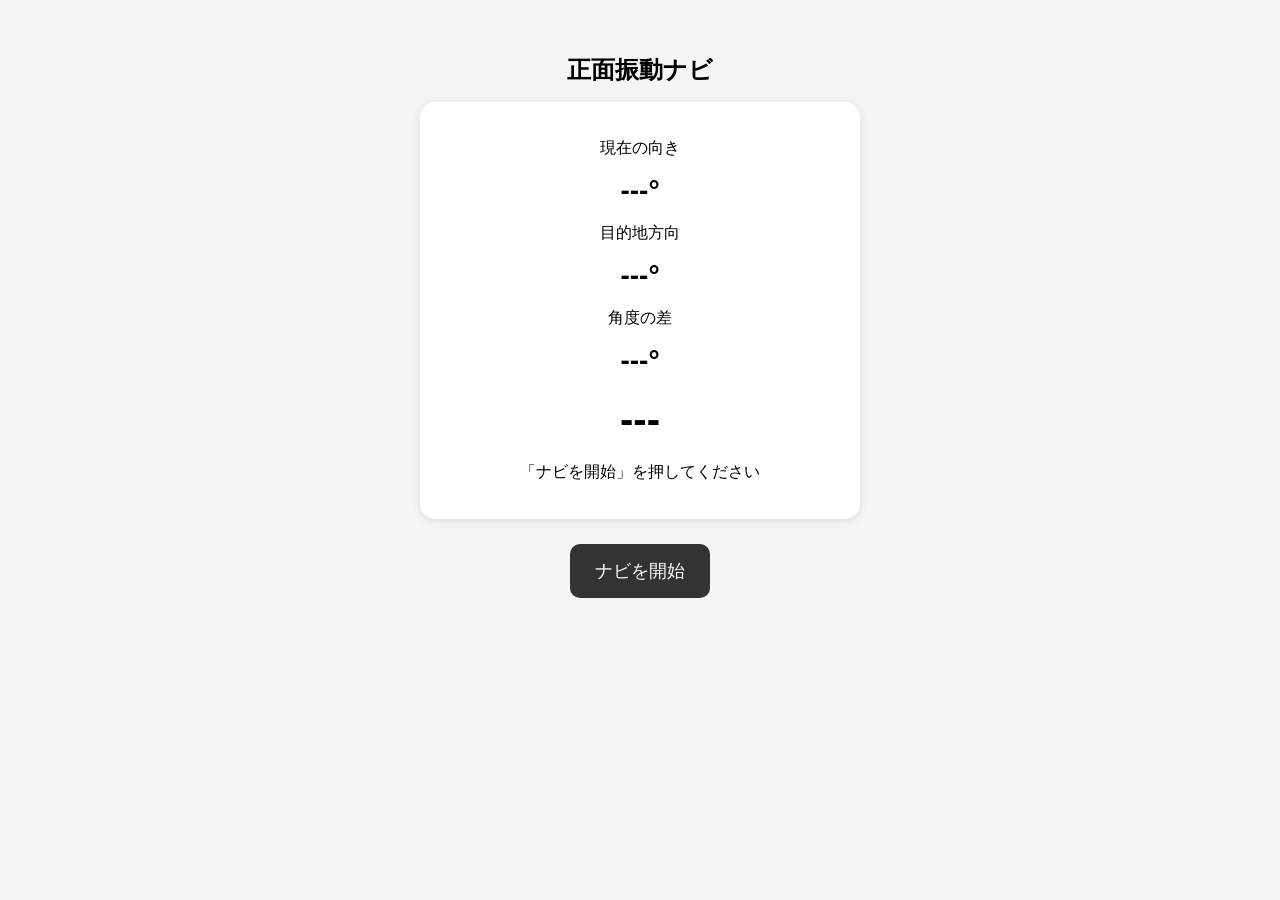
<file: index.html>
<!DOCTYPE html>
<html lang="ja">
<head>
  <meta charset="UTF-8">
  <meta name="viewport" content="width=device-width, initial-scale=1.0">

  <title>正面振動ナビ 試作品</title>

  <style>
    body {
      font-family: sans-serif;
      text-align: center;
      padding: 30px 15px;
      background: #f5f5f5;
    }

    h1 {
      font-size: 24px;
    }

    .box {
      background: white;
      border-radius: 15px;
      padding: 20px;
      margin: 15px auto;
      max-width: 400px;
      box-shadow: 0 2px 8px rgba(0,0,0,0.1);
    }

    .value {
      font-size: 28px;
      font-weight: bold;
      margin: 10px;
    }

    #direction {
      font-size: 40px;
      font-weight: bold;
      margin: 20px;
    }

    button {
      font-size: 18px;
      padding: 15px 25px;
      border: none;
      border-radius: 10px;
      margin: 10px;
      cursor: pointer;
    }

    #startButton {
      background: #333;
      color: white;
    }

    #status {
      font-size: 16px;
      margin-top: 15px;
    }
  </style>
</head>

<body>

  <h1>正面振動ナビ</h1>

  <div class="box">

    <p>現在の向き</p>
    <div class="value">
      <span id="heading">---</span>°
    </div>

    <p>目的地方向</p>
    <div class="value">
      <span id="bearing">---</span>°
    </div>

    <p>角度の差</p>
    <div class="value">
      <span id="difference">---</span>°
    </div>

    <div id="direction">
      ---
    </div>

    <p id="status">
      「ナビを開始」を押してください
    </p>

  </div>

  <button id="startButton">
    ナビを開始
  </button>


<script>

  // ==========================================
  // 目的地
  // ==========================================

  // 現在は函館駅付近を目的地にしています
  const destinationLat = 41.7737;
  const destinationLon = 140.7266;


  // ==========================================
  // 設定
  // ==========================================

  // 正面と判定する角度
  const FORWARD_ANGLE = 20;

  // 振動間隔
  const VIBRATION_INTERVAL = 5000;

  // 振動時間
  const VIBRATION_TIME = 300;


  // ==========================================
  // 変数
  // ==========================================

  let currentHeading = null;
  let destinationBearing = null;

  let navigationStarted = false;

  let vibrationTimer = null;

  let isForward = false;


  // ==========================================
  // ボタン
  // ==========================================

  document.getElementById("startButton").addEventListener("click", async function() {

    navigationStarted = true;

    document.getElementById("status").textContent =
      "位置情報と方角を取得しています…";

    // Android / Chromeでセンサー許可が必要な場合
    if (
      typeof DeviceOrientationEvent !== "undefined" &&
      typeof DeviceOrientationEvent.requestPermission === "function"
    ) {

      try {

        const permission =
          await DeviceOrientationEvent.requestPermission();

        if (permission !== "granted") {

          document.getElementById("status").textContent =
            "方角センサーの許可が必要です。";

          return;
        }

      } catch (error) {

        console.log(error);

      }
    }


    // 方角取得
    window.addEventListener(
      "deviceorientationabsolute",
      handleOrientation,
      true
    );


    // GPS取得
    navigator.geolocation.watchPosition(
      handlePosition,
      handlePositionError,
      {
        enableHighAccuracy: true,
        maximumAge: 1000,
        timeout: 10000
      }
    );

  });


  // ==========================================
  // 方角取得
  // ==========================================

  function handleOrientation(event) {

    let heading = null;


    // Android Chrome
    if (event.absolute && event.alpha !== null) {

      heading = 360 - event.alpha;

    }

    // 念のため通常のdeviceorientationも確認
    if (heading === null && event.alpha !== null) {

      heading = 360 - event.alpha;

    }


    if (heading !== null) {

      heading = (heading + 360) % 360;

      currentHeading = heading;

      document.getElementById("heading").textContent =
        Math.round(currentHeading);

      updateDirection();

    }

  }


  // ==========================================
  // GPS
  // ==========================================

  function handlePosition(position) {

    const latitude = position.coords.latitude;
    const longitude = position.coords.longitude;


    destinationBearing =
      calculateBearing(
        latitude,
        longitude,
        destinationLat,
        destinationLon
      );


    document.getElementById("bearing").textContent =
      Math.round(destinationBearing);


    updateDirection();

  }


  // ==========================================
  // GPSエラー
  // ==========================================

  function handlePositionError(error) {

    console.log(error);

    document.getElementById("status").textContent =
      "位置情報を取得できません。GPSを確認してください。";

  }


  // ==========================================
  // 目的地までの方角を計算
  // ==========================================

  function calculateBearing(
    lat1,
    lon1,
    lat2,
    lon2
  ) {

    const φ1 = lat1 * Math.PI / 180;
    const φ2 = lat2 * Math.PI / 180;

    const Δλ =
      (lon2 - lon1) * Math.PI / 180;


    const y =
      Math.sin(Δλ) * Math.cos(φ2);

    const x =
      Math.cos(φ1) * Math.sin(φ2)
      -
      Math.sin(φ1) *
      Math.cos(φ2) *
      Math.cos(Δλ);


    let bearing =
      Math.atan2(y, x) * 180 / Math.PI;


    bearing =
      (bearing + 360) % 360;


    return bearing;

  }


  // ==========================================
  // 方向判定
  // ==========================================

  function updateDirection() {

    if (
      currentHeading === null ||
      destinationBearing === null
    ) {

      return;

    }


    // 角度の差を -180 ～ +180 にする

    let difference =
      destinationBearing - currentHeading;

    difference =
      ((difference + 540) % 360) - 180;


    document.getElementById("difference").textContent =
      Math.round(difference);


    // ========================================
    // 正面
    // ========================================

    const nowForward =
      Math.abs(difference) <= FORWARD_ANGLE;


    if (nowForward) {

      document.getElementById("direction").textContent =
        "↑ 正面";

      document.getElementById("status").textContent =
        "この方向に進んでください";


      // 正面に入った瞬間
      if (!isForward) {

        startVibration();

      }

    }

    else {

      document.getElementById("direction").textContent =
        "○ 正面ではありません";

      document.getElementById("status").textContent =
        "目的地の方向を探してください";


      // 正面から外れたら振動停止
      stopVibration();

    }


    isForward = nowForward;

  }


  // ==========================================
  // 振動開始
  // ==========================================

  function startVibration() {

    // まず一回振動

    if (navigator.vibrate) {

      navigator.vibrate(VIBRATION_TIME);

    }


    // 5秒ごとに振動

    vibrationTimer =
      setInterval(function() {

        // 正面にいる場合だけ振動

        if (isForward && navigator.vibrate) {

          navigator.vibrate(VIBRATION_TIME);

        }

      }, VIBRATION_INTERVAL);

  }


  // ==========================================
  // 振動停止
  // ==========================================

  function stopVibration() {

    if (vibrationTimer !== null) {

      clearInterval(vibrationTimer);

      vibrationTimer = null;

    }


    if (navigator.vibrate) {

      navigator.vibrate(0);

    }

  }

</script>

</body>
</html>
</file>
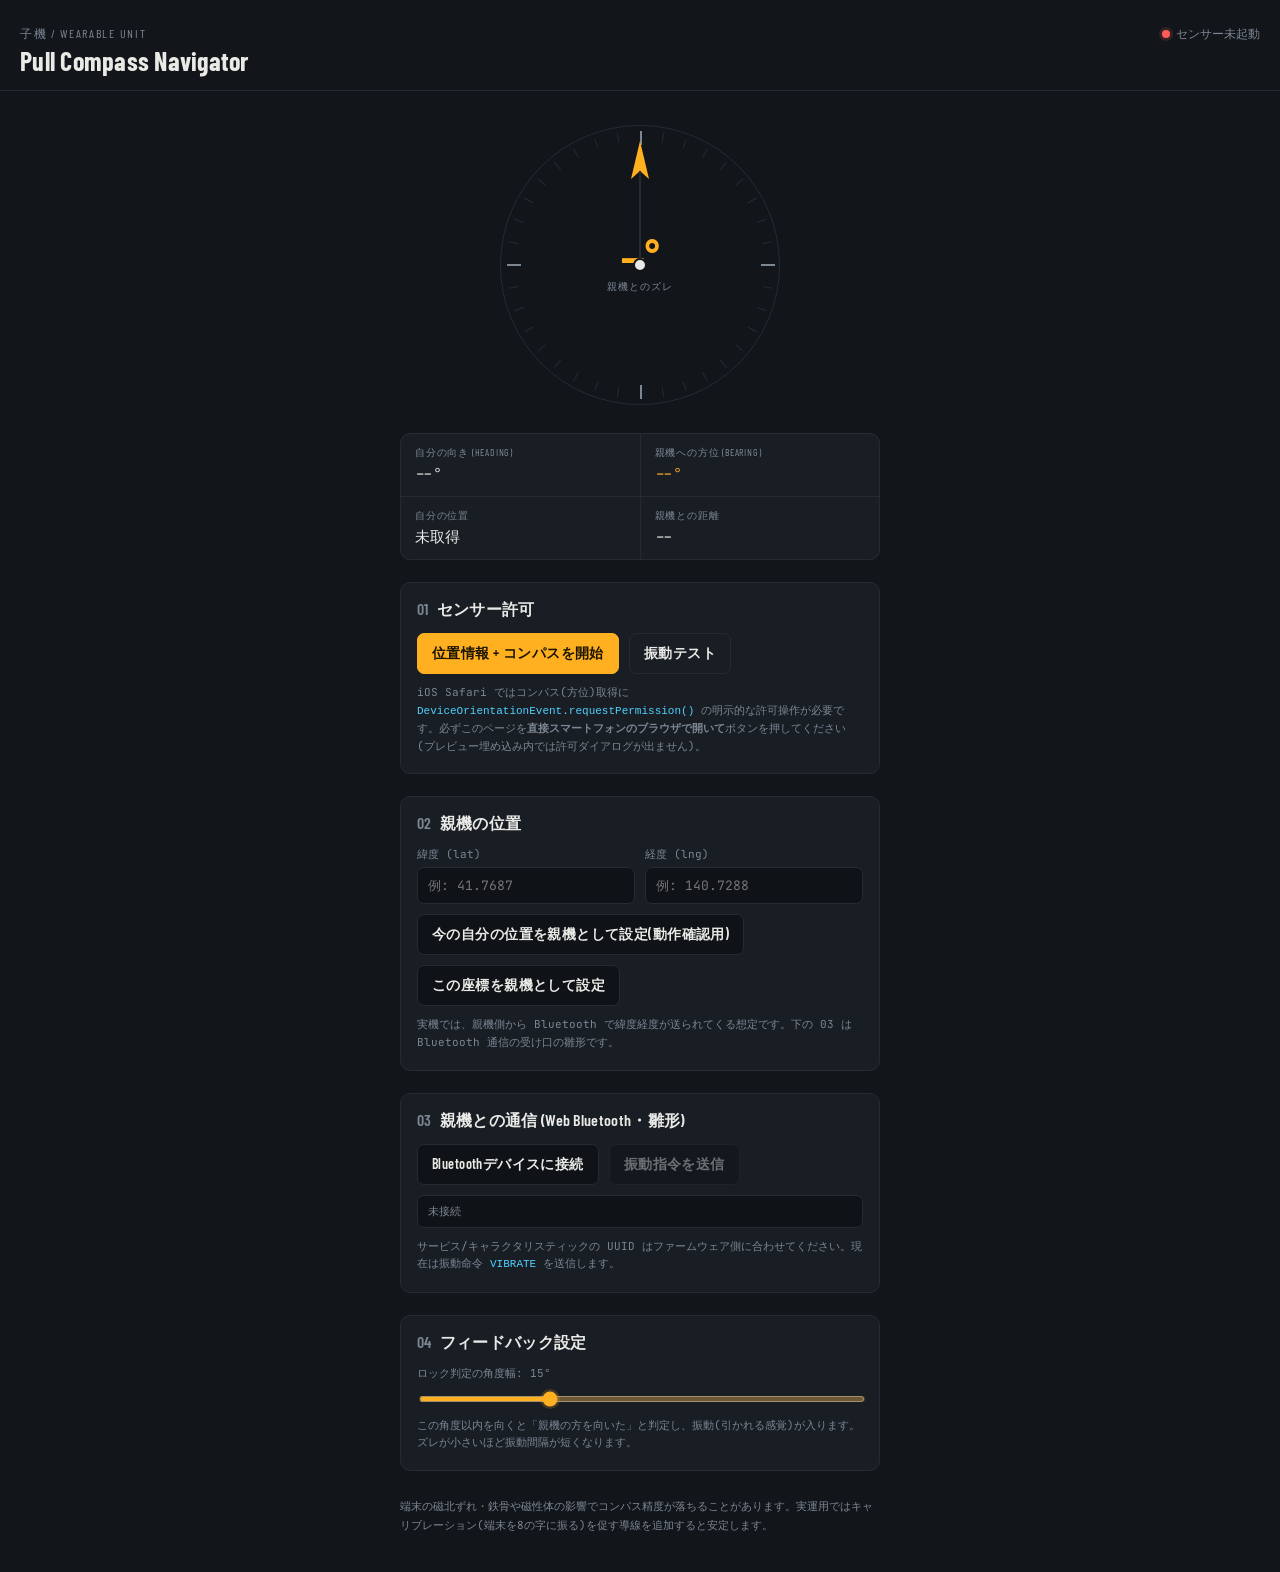
<file: 0812navi.html>
<!DOCTYPE html>
<html lang="ja">
<head>
<meta charset="UTF-8">
<meta name="viewport" content="width=device-width, initial-scale=1, viewport-fit=cover">
<title>子機ナビゲーション | Pull Compass</title>
<link rel="preconnect" href="https://fonts.googleapis.com">
<link href="https://fonts.googleapis.com/css2?family=Barlow+Condensed:wght@500;600;700&family=JetBrains+Mono:wght@400;500;700&display=swap" rel="stylesheet">
<style>
  :root{
    --bg:#12151A;
    --panel:#191D24;
    --panel-line:#262B33;
    --ink:#E9EAE6;
    --muted:#7C8794;
    --lock:#FFB020;      /* 親機方向ロック時のアクセント */
    --self:#4FD1FF;      /* 自分の向き(コンパス)のアクセント */
    --danger:#FF5C5C;
  }
  *{box-sizing:border-box;}
  html,body{margin:0;padding:0;background:var(--bg);color:var(--ink);
    font-family:'JetBrains Mono',monospace;
    -webkit-tap-highlight-color:transparent;}
  body{min-height:100vh;padding:0 0 40px;}

  .eyebrow{font-family:'Barlow Condensed',sans-serif;letter-spacing:.14em;text-transform:uppercase;
    font-size:12px;color:var(--muted);}

  header{padding:22px 20px 14px;border-bottom:1px solid var(--panel-line);
    display:flex;align-items:baseline;justify-content:space-between;gap:12px;flex-wrap:wrap;}
  header h1{font-family:'Barlow Condensed',sans-serif;font-weight:700;font-size:26px;
    letter-spacing:.01em;margin:2px 0 0;}
  .status-dot{display:inline-block;width:8px;height:8px;border-radius:50%;margin-right:6px;
    background:var(--danger);box-shadow:0 0 0 3px rgba(255,92,92,.15);}
  .status-dot.on{background:var(--lock);box-shadow:0 0 0 3px rgba(255,176,32,.18);}
  #statusText{font-size:12px;color:var(--muted);}

  main{max-width:520px;margin:0 auto;padding:0 20px;}

  /* --- Signature element: compass gauge --- */
  .gaugeWrap{position:relative;display:flex;justify-content:center;padding:34px 0 10px;}
  .gauge{position:relative;width:280px;height:280px;}
  .ring{position:absolute;inset:0;border-radius:50%;border:1px solid var(--panel-line);}
  .pullGlow{position:absolute;inset:0;border-radius:50%;
    box-shadow:0 0 0 0 rgba(255,176,32,0);
    transition:box-shadow .25s ease, opacity .25s ease;}
  .pullGlow.active{box-shadow:0 0 38px 6px rgba(255,176,32,.35);}
  .tickWrap{position:absolute;inset:0;}
  .tick{position:absolute;left:50%;top:6px;width:1px;height:10px;background:var(--panel-line);
    transform-origin:50% 134px;}
  .tick.cardinal{height:14px;background:var(--muted);width:2px;}
  .needleWrap{position:absolute;left:50%;top:50%;width:0;height:0;
    transition:transform .15s linear;}
  .needle{position:absolute;left:-9px;top:-124px;width:18px;height:124px;}
  .needle svg{width:100%;height:100%;display:block;}
  .hub{position:absolute;left:50%;top:50%;width:14px;height:14px;margin:-7px;border-radius:50%;
    background:var(--ink);border:2px solid var(--bg);z-index:3;}
  .center-readout{position:absolute;left:50%;top:50%;transform:translate(-50%,-50%);
    text-align:center;pointer-events:none;}
  .center-readout .deg{font-family:'Barlow Condensed',sans-serif;font-weight:700;font-size:40px;
    color:var(--lock);line-height:1;}
  .center-readout .label{font-size:10px;color:var(--muted);letter-spacing:.1em;margin-top:4px;}

  /* --- data grid --- */
  .grid{display:grid;grid-template-columns:1fr 1fr;gap:1px;background:var(--panel-line);
    border:1px solid var(--panel-line);border-radius:10px;overflow:hidden;margin-top:18px;}
  .cell{background:var(--panel);padding:12px 14px;}
  .cell .k{font-size:10px;color:var(--muted);letter-spacing:.08em;text-transform:uppercase;
    font-family:'Barlow Condensed',sans-serif;}
  .cell .v{font-size:15px;margin-top:4px;color:var(--ink);}
  .cell .v.accent{color:var(--lock);}

  section.panel{margin-top:22px;border:1px solid var(--panel-line);border-radius:10px;
    background:var(--panel);padding:16px 16px 18px;}
  section.panel h2{font-family:'Barlow Condensed',sans-serif;font-size:16px;font-weight:600;
    margin:0 0 12px;letter-spacing:.02em;}
  section.panel h2 .n{color:var(--muted);margin-right:8px;}

  .row{display:flex;gap:10px;margin-bottom:10px;}
  .row:last-child{margin-bottom:0;}
  label{display:block;font-size:11px;color:var(--muted);margin-bottom:5px;}
  input[type=number], input[type=text]{
    width:100%;background:#0F1216;border:1px solid var(--panel-line);border-radius:7px;
    padding:9px 10px;color:var(--ink);font-family:'JetBrains Mono',monospace;font-size:13px;}
  input[type=range]{
    width:100%;accent-color:var(--lock);cursor:pointer;
  }
  input[type=range]::-webkit-slider-runnable-track{
    height:6px;border-radius:999px;background:rgba(255,176,32,.25);
  }
  input[type=range]::-webkit-slider-thumb{
    -webkit-appearance:none;appearance:none;width:16px;height:16px;border-radius:50%;
    background:var(--lock);border:2px solid #1A1400;margin-top:-5px;box-shadow:0 0 0 2px rgba(255,176,32,.18);
  }
  input[type=range]::-moz-range-track{
    height:6px;border-radius:999px;background:rgba(255,176,32,.25);
  }
  input[type=range]::-moz-range-thumb{
    width:16px;height:16px;border:none;border-radius:50%;background:var(--lock);box-shadow:0 0 0 2px rgba(255,176,32,.18);
  }
  input:focus{outline:1px solid var(--self);}

  button{font-family:'Barlow Condensed',sans-serif;font-weight:600;letter-spacing:.03em;
    font-size:14px;border:1px solid var(--panel-line);background:#0F1216;color:var(--ink);
    padding:10px 14px;border-radius:7px;cursor:pointer;}
  button:active{transform:translateY(1px);}
  button.primary{background:var(--lock);border-color:var(--lock);color:#1A1400;}
  button.ghost{background:transparent;}
  button:focus-visible{outline:2px solid var(--self);outline-offset:2px;}
  button:disabled{opacity:.4;cursor:not-allowed;}

  .btnRow{display:flex;gap:10px;flex-wrap:wrap;margin-top:4px;}
  .hint{font-size:11px;color:var(--muted);line-height:1.6;margin-top:10px;}
  .hint code{color:var(--self);}
  .logBox{margin-top:10px;max-height:110px;overflow:auto;font-size:11px;color:var(--muted);
    background:#0F1216;border:1px solid var(--panel-line);border-radius:7px;padding:8px 10px;}
  .logBox div{white-space:pre-wrap;}

  footer{max-width:520px;margin:26px auto 0;padding:0 20px;color:var(--muted);font-size:11px;
    line-height:1.7;}

  @media (prefers-reduced-motion: reduce){
    .needleWrap, .pullGlow{transition:none;}
  }
</style>
</head>
<body>

<header>
  <div>
    <div class="eyebrow">子機 / Wearable Unit</div>
    <h1>Pull Compass Navigator</h1>
  </div>
  <div><span class="status-dot" id="statusDot"></span><span id="statusText">センサー未起動</span></div>
</header>

<main>

  <div class="gaugeWrap">
    <div class="gauge">
      <div class="pullGlow" id="pullGlow"></div>
      <div class="ring"></div>
      <div class="tickWrap" id="tickWrap"></div>
      <div class="needleWrap" id="needleWrap">
        <div class="needle">
          <svg viewBox="0 0 18 124" xmlns="http://www.w3.org/2000/svg">
            <polygon points="9,0 18,38 9,30 0,38" fill="var(--lock)"/>
            <rect x="8" y="30" width="2" height="94" fill="var(--panel-line)"/>
          </svg>
        </div>
      </div>
      <div class="hub"></div>
      <div class="center-readout">
        <div class="deg" id="diffDeg">--°</div>
        <div class="label">親機とのズレ</div>
      </div>
    </div>
  </div>

  <div class="grid">
    <div class="cell"><div class="k">自分の向き (Heading)</div><div class="v" id="selfHeading">--°</div></div>
    <div class="cell"><div class="k">親機への方位 (Bearing)</div><div class="v accent" id="bearing">--°</div></div>
    <div class="cell"><div class="k">自分の位置</div><div class="v" id="selfPos">未取得</div></div>
    <div class="cell"><div class="k">親機との距離</div><div class="v" id="distance">--</div></div>
  </div>

  <section class="panel">
    <h2><span class="n">01</span>センサー許可</h2>
    <div class="btnRow">
      <button class="primary" id="btnStart">位置情報 + コンパスを開始</button>
      <button class="ghost" id="btnVibeTest">振動テスト</button>
    </div>
    <div class="hint">
      iOS Safari ではコンパス(方位)取得に <code>DeviceOrientationEvent.requestPermission()</code> の明示的な許可操作が必要です。必ずこのページを<strong>直接スマートフォンのブラウザで開いて</strong>ボタンを押してください(プレビュー埋め込み内では許可ダイアログが出ません)。
    </div>
  </section>

  <section class="panel">
    <h2><span class="n">02</span>親機の位置</h2>
    <div class="row">
      <div style="flex:1"><label>緯度 (lat)</label><input type="number" step="0.000001" id="targetLat" placeholder="例: 41.7687"></div>
      <div style="flex:1"><label>経度 (lng)</label><input type="number" step="0.000001" id="targetLng" placeholder="例: 140.7288"></div>
    </div>
    <div class="btnRow">
      <button id="btnUseCurrentAsTarget">今の自分の位置を親機として設定(動作確認用)</button>
      <button id="btnSetTarget">この座標を親機として設定</button>
    </div>
    <div class="hint">実機では、親機側から Bluetooth で緯度経度が送られてくる想定です。下の 03 は Bluetooth 通信の受け口の雛形です。</div>
  </section>

  <section class="panel">
    <h2><span class="n">03</span>親機との通信 (Web Bluetooth・雛形)</h2>
    <div class="btnRow">
      <button id="btnBleConnect">Bluetoothデバイスに接続</button>
      <button id="btnBleSend" disabled>振動指令を送信</button>
    </div>
    <div class="logBox" id="bleLog"><div>未接続</div></div>
    <div class="hint">
      サービス/キャラクタリスティックの UUID はファームウェア側に合わせてください。現在は振動命令 <code>VIBRATE</code> を送信します。
    </div>
  </section>

  <section class="panel">
    <h2><span class="n">04</span>フィードバック設定</h2>
    <div class="row">
      <div style="flex:1">
        <label>ロック判定の角度幅: <span id="thresholdVal">15</span>°</label>
        <input type="range" min="3" max="45" value="15" id="thresholdSlider" style="width:100%">
      </div>
    </div>
    <div class="hint">この角度以内を向くと「親機の方を向いた」と判定し、振動(引かれる感覚)が入ります。ズレが小さいほど振動間隔が短くなります。</div>
  </section>

</main>

<footer>
  端末の磁北ずれ・鉄骨や磁性体の影響でコンパス精度が落ちることがあります。実運用ではキャリブレーション(端末を8の字に振る)を促す導線を追加すると安定します。
</footer>

<script>
(() => {
  // ---- 状態 ----
  let selfLat=null, selfLng=null, selfHeadingDeg=null;
  let targetLat=null, targetLng=null;
  let watchId=null;
  let bleDevice=null, bleChar=null;
  let lastVibeTime=0;
  let displayedDiff = null;

// 方角を安定させるための履歴
let headingHistory = [];
const HEADING_SAMPLES = 10;

// 方角が急に飛んだときの最大変化量
const MAX_HEADING_STEP = 30; 

  // ---- DOM ----
  const statusDot = document.getElementById('statusDot');
  const statusText = document.getElementById('statusText');
  const selfHeadingEl = document.getElementById('selfHeading');
  const bearingEl = document.getElementById('bearing');
  const selfPosEl = document.getElementById('selfPos');
  const distanceEl = document.getElementById('distance');
  const diffDegEl = document.getElementById('diffDeg');
  const needleWrap = document.getElementById('needleWrap');
  const pullGlow = document.getElementById('pullGlow');
  const tickWrap = document.getElementById('tickWrap');
  const thresholdSlider = document.getElementById('thresholdSlider');
  const thresholdVal = document.getElementById('thresholdVal');
  const bleLog = document.getElementById('bleLog');

  // ---- ゲージの目盛り描画 ----
  for(let i=0;i<360;i+=10){
    const t=document.createElement('div');
    t.className='tick'+(i%90===0?' cardinal':'');
    t.style.transform=`rotate(${i}deg)`;
    tickWrap.appendChild(t);
  }

  function log(msg){
    const d=document.createElement('div');
    d.textContent=`[${new Date().toLocaleTimeString()}] ${msg}`;
    bleLog.prepend(d);
  }

  function setStatus(on, text){
    statusDot.classList.toggle('on', on);
    statusText.textContent=text;
  }

  // ---- 地理計算 ----
  function toRad(d){return d*Math.PI/180;}
  function toDeg(r){return r*180/Math.PI;}

  function bearingTo(lat1,lng1,lat2,lng2){
    const φ1=toRad(lat1), φ2=toRad(lat2), Δλ=toRad(lng2-lng1);
    const y=Math.sin(Δλ)*Math.cos(φ2);
    const x=Math.cos(φ1)*Math.sin(φ2)-Math.sin(φ1)*Math.cos(φ2)*Math.cos(Δλ);
    return (toDeg(Math.atan2(y,x))+360)%360;
  }

  function distanceMeters(lat1,lng1,lat2,lng2){
    const R=6371000;
    const φ1=toRad(lat1), φ2=toRad(lat2);
    const dφ=toRad(lat2-lat1), dλ=toRad(lng2-lng1);
    const a=Math.sin(dφ/2)**2 + Math.cos(φ1)*Math.cos(φ2)*Math.sin(dλ/2)**2;
    return 2*R*Math.asin(Math.sqrt(a));
  }

  function angleDiff(a,b){
    let d=(b-a+540)%360-180; // -180 .. 180
    return d;
  }

  // ---- メイン更新ループ ----
  function update(){
    if(selfLat==null || selfLng==null){ return; }
    selfPosEl.textContent = `${selfLat.toFixed(6)}, ${selfLng.toFixed(6)}`;

    if(targetLat==null || targetLng==null){
      bearingEl.textContent='親機未設定';
      distanceEl.textContent='--';
      diffDegEl.textContent='--°';
      return;
    }

    const bearing = bearingTo(selfLat,selfLng,targetLat,targetLng);
    const dist = distanceMeters(selfLat,selfLng,targetLat,targetLng);
    bearingEl.textContent = bearing.toFixed(0)+'°';
    distanceEl.textContent = dist<1000 ? dist.toFixed(0)+' m' : (dist/1000).toFixed(2)+' km';

    if(selfHeadingDeg==null){
      diffDegEl.textContent='方位不明';
      return;
    }


    const diff = angleDiff(selfHeadingDeg, bearing); // -180..180
    
    if(displayedDiff === null){
      displayedDiff = diff;
    }else{
      let delta = diff - (displayedDiff % 360);

      if(delta > 180){
        delta -= 360;
      }

      if(delta < -180){
        delta += 360;
      }

      displayedDiff += delta;
    }

    diffDegEl.textContent = (diff>0?'+':'')+diff.toFixed(0)+'°';
    needleWrap.style.transform = `rotate(${displayedDiff}deg)`;
    
    const threshold = Number(thresholdSlider.value);
    const aligned = Math.abs(diff) <= threshold;
    pullGlow.classList.toggle('active', aligned);

    handleHapticFeedback(diff, aligned);
  }

  // ---- 触覚フィードバック(振動) ----
  // 実機では、この intensity / interval に相当する値を 03 のBLE送信で子機のアクチュエータへ渡す
  function handleHapticFeedback(diff, aligned){
    const now = performance.now();
    if(!aligned || !bleChar || !bleDevice?.gatt?.connected){
      return; // ロック外では振動しない
    }
    const interval = 1000; // 1秒おきに正面か確認＋振動
    if(now - lastVibeTime > interval){
      bleChar.writeValue(new TextEncoder().encode('VIBRATE'))
        .catch(e=>log('自動送信失敗: '+e.message));
      lastVibeTime = now;
    }
  }

  // ---- センサー開始 ----
  async function startSensors(){
    // 方位(コンパス)
    if(typeof DeviceOrientationEvent !== 'undefined' && typeof DeviceOrientationEvent.requestPermission === 'function'){
      try{
        const res = await DeviceOrientationEvent.requestPermission();
        if(res !== 'granted'){ setStatus(false,'コンパスの許可が必要です'); return; }
      }catch(e){ setStatus(false,'許可取得に失敗: '+e.message); return; }
    }

    window.addEventListener('deviceorientationabsolute', onOrientation, true);
    window.addEventListener('deviceorientation', onOrientation, true);

    // 位置情報
    if(!navigator.geolocation){ setStatus(false,'この端末は位置情報に対応していません'); return; }
    if(watchId!=null) navigator.geolocation.clearWatch(watchId);
    watchId = navigator.geolocation.watchPosition(pos=>{
      selfLat = pos.coords.latitude;
      selfLng = pos.coords.longitude;
      setStatus(true, `GPS取得中 (精度 ±${pos.coords.accuracy.toFixed(0)}m)`);
      update();
    }, err=>{
      setStatus(false, '位置情報エラー: '+err.message);
    }, { enableHighAccuracy:true, maximumAge:1000, timeout:15000 });
  }

function onOrientation(e){
  let heading = null;

  if(typeof e.webkitCompassHeading === 'number'){
    heading = e.webkitCompassHeading; // iOS: 0=北, 時計回り
  } else if(e.alpha != null){
    // Android等
    heading = (360 - e.alpha) % 360;
  }

  if(heading == null || !Number.isFinite(heading)) return;

  // --------------------------------
  // 急激な角度変化をチェック
  // --------------------------------
  if(selfHeadingDeg != null){

    // 角度差を -180 ～ +180 にする
    let step = heading - selfHeadingDeg;

    if(step > 180){
      step -= 360;
    }

    if(step < -180){
      step += 360;
    }

    // 一度に30°以上飛んだ場合は採用しない
    if(Math.abs(step) > MAX_HEADING_STEP){
      return;
    }
  }

  // --------------------------------
  // 0°と360°の境目を考慮して平均する
  // --------------------------------
  const rad = heading * Math.PI / 180;

  headingHistory.push({
    sin: Math.sin(rad),
    cos: Math.cos(rad)
  });

  // 最新10個だけ残す
  if(headingHistory.length > HEADING_SAMPLES){
    headingHistory.shift();
  }

  // 平均した方向を計算
  let sinSum = 0;
  let cosSum = 0;

  for(const h of headingHistory){
    sinSum += h.sin;
    cosSum += h.cos;
  }

  let smoothedHeading =
    Math.atan2(sinSum, cosSum) * 180 / Math.PI;

  if(smoothedHeading < 0){
    smoothedHeading += 360;
  }

  selfHeadingDeg = smoothedHeading;

  selfHeadingEl.textContent =
    smoothedHeading.toFixed(0) + '°';

  update();
}

  // ---- UIイベント ----
  document.getElementById('btnStart').addEventListener('click', startSensors);

  document.getElementById('btnVibeTest').addEventListener('click', ()=>{
    if('vibrate' in navigator){ navigator.vibrate([80,60,80]); }
    else alert('この端末/ブラウザは振動APIに対応していません');
  });

  document.getElementById('btnUseCurrentAsTarget').addEventListener('click', ()=>{
    if(selfLat==null){ alert('先に 01 でセンサーを開始してください'); return; }
    targetLat=selfLat; targetLng=selfLng;
    document.getElementById('targetLat').value=selfLat.toFixed(6);
    document.getElementById('targetLng').value=selfLng.toFixed(6);
    update();
  });

  document.getElementById('btnSetTarget').addEventListener('click', ()=>{
    const la=parseFloat(document.getElementById('targetLat').value);
    const ln=parseFloat(document.getElementById('targetLng').value);
    if(isNaN(la)||isNaN(ln)){ alert('緯度経度を入力してください'); return; }
    targetLat=la; targetLng=ln;
    update();
  });

  thresholdSlider.addEventListener('input', ()=>{
    thresholdVal.textContent = thresholdSlider.value;
    update();
  });

  // ---- Web Bluetooth ----
  const BLE_SERVICE_UUID = '6e400001-b5a3-f393-e0a9-e50e24dcca9e';
  const BLE_CHAR_UUID = '6e400002-b5a3-f393-e0a9-e50e24dcca9e';

  document.getElementById('btnBleConnect').addEventListener('click', async ()=>{
    if(!navigator.bluetooth){
      log('この端末/ブラウザはWeb Bluetooth非対応です(iOS Safari非対応)');
      return;
    }
    try{
      bleDevice = await navigator.bluetooth.requestDevice({
        acceptAllDevices: true,
        optionalServices: [BLE_SERVICE_UUID]
      });
      log('デバイス選択: '+bleDevice.name);
      const server = await bleDevice.gatt.connect();
      const service = await server.getPrimaryService(BLE_SERVICE_UUID);
      bleChar = await service.getCharacteristic(BLE_CHAR_UUID);
      document.getElementById('btnBleSend').disabled = false;
      log('接続完了。送信可能です。');
      bleDevice.addEventListener('gattserverdisconnected', ()=>{
        bleChar = null;
        document.getElementById('btnBleSend').disabled = true;
        log('Bluetooth接続を切断しました');
      }, { once: true });
    }catch(e){
      log('接続失敗: '+e.message);
    }
  });

  document.getElementById('btnBleSend').addEventListener('click', async ()=>{
    if(!bleChar || !bleDevice?.gatt?.connected){
      log('Bluetooth接続がまだありません');
      return;
    }
    try{
      await bleChar.writeValue(new TextEncoder().encode('VIBRATE'));
      log('送信: VIBRATE');
    }catch(e){
      log('送信失敗: '+e.message);
    }
  });

})();
</script>
</body>
</html>
</file>
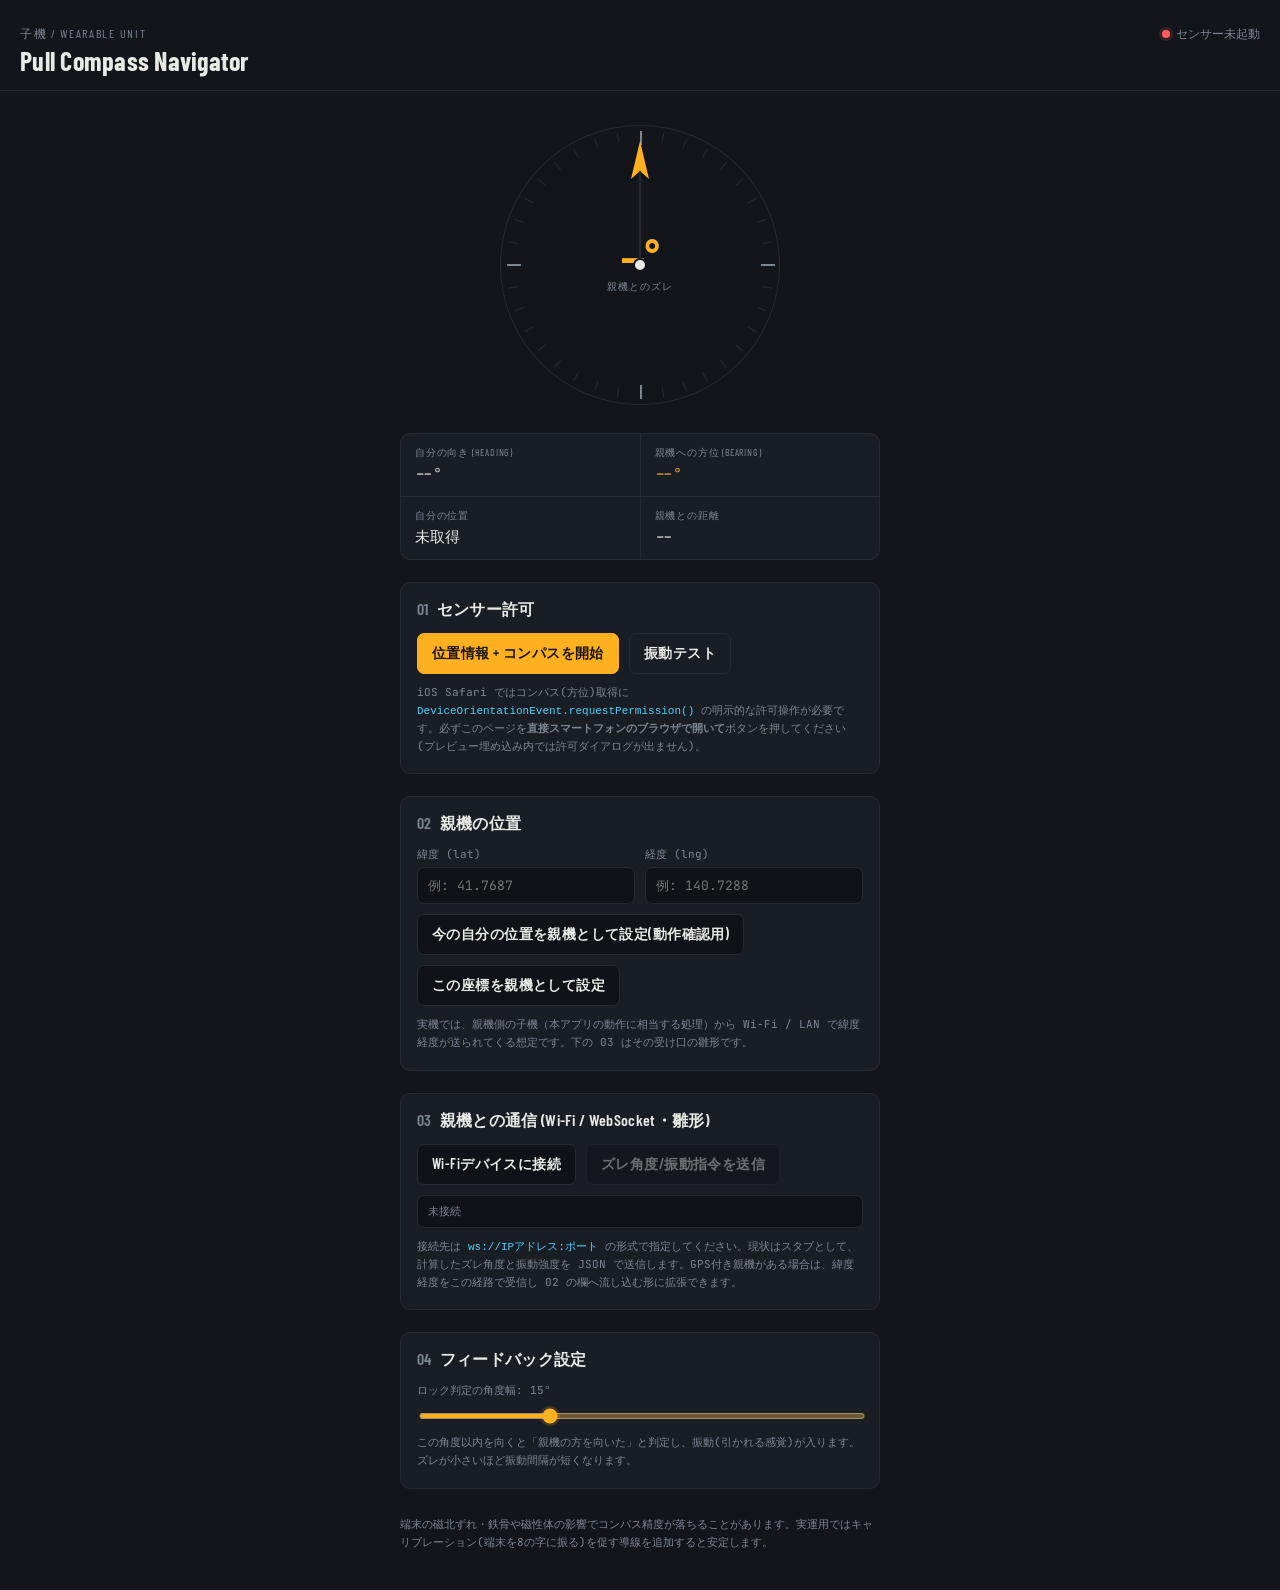
<file: 0930navi.html>
<!DOCTYPE html>
<html lang="ja">
<head>
<meta charset="UTF-8">
<meta name="viewport" content="width=device-width, initial-scale=1, viewport-fit=cover">
<title>子機ナビゲーション | Pull Compass</title>
<link rel="preconnect" href="https://fonts.googleapis.com">
<link href="https://fonts.googleapis.com/css2?family=Barlow+Condensed:wght@500;600;700&family=JetBrains+Mono:wght@400;500;700&display=swap" rel="stylesheet">
<style>
  :root{
    --bg:#12151A;
    --panel:#191D24;
    --panel-line:#262B33;
    --ink:#E9EAE6;
    --muted:#7C8794;
    --lock:#FFB020;      /* 親機方向ロック時のアクセント */
    --self:#4FD1FF;      /* 自分の向き(コンパス)のアクセント */
    --danger:#FF5C5C;
  }
  *{box-sizing:border-box;}
  html,body{margin:0;padding:0;background:var(--bg);color:var(--ink);
    font-family:'JetBrains Mono',monospace;
    -webkit-tap-highlight-color:transparent;}
  body{min-height:100vh;padding:0 0 40px;}

  .eyebrow{font-family:'Barlow Condensed',sans-serif;letter-spacing:.14em;text-transform:uppercase;
    font-size:12px;color:var(--muted);}

  header{padding:22px 20px 14px;border-bottom:1px solid var(--panel-line);
    display:flex;align-items:baseline;justify-content:space-between;gap:12px;flex-wrap:wrap;}
  header h1{font-family:'Barlow Condensed',sans-serif;font-weight:700;font-size:26px;
    letter-spacing:.01em;margin:2px 0 0;}
  .status-dot{display:inline-block;width:8px;height:8px;border-radius:50%;margin-right:6px;
    background:var(--danger);box-shadow:0 0 0 3px rgba(255,92,92,.15);}
  .status-dot.on{background:var(--lock);box-shadow:0 0 0 3px rgba(255,176,32,.18);}
  #statusText{font-size:12px;color:var(--muted);}

  main{max-width:520px;margin:0 auto;padding:0 20px;}

  /* --- Signature element: compass gauge --- */
  .gaugeWrap{position:relative;display:flex;justify-content:center;padding:34px 0 10px;}
  .gauge{position:relative;width:280px;height:280px;}
  .ring{position:absolute;inset:0;border-radius:50%;border:1px solid var(--panel-line);}
  .pullGlow{position:absolute;inset:0;border-radius:50%;
    box-shadow:0 0 0 0 rgba(255,176,32,0);
    transition:box-shadow .25s ease, opacity .25s ease;}
  .pullGlow.active{box-shadow:0 0 38px 6px rgba(255,176,32,.35);}
  .tickWrap{position:absolute;inset:0;}
  .tick{position:absolute;left:50%;top:6px;width:1px;height:10px;background:var(--panel-line);
    transform-origin:50% 134px;}
  .tick.cardinal{height:14px;background:var(--muted);width:2px;}
  .needleWrap{position:absolute;left:50%;top:50%;width:0;height:0;
    transition:transform .15s linear;}
  .needle{position:absolute;left:-9px;top:-124px;width:18px;height:124px;}
  .needle svg{width:100%;height:100%;display:block;}
  .hub{position:absolute;left:50%;top:50%;width:14px;height:14px;margin:-7px;border-radius:50%;
    background:var(--ink);border:2px solid var(--bg);z-index:3;}
  .center-readout{position:absolute;left:50%;top:50%;transform:translate(-50%,-50%);
    text-align:center;pointer-events:none;}
  .center-readout .deg{font-family:'Barlow Condensed',sans-serif;font-weight:700;font-size:40px;
    color:var(--lock);line-height:1;}
  .center-readout .label{font-size:10px;color:var(--muted);letter-spacing:.1em;margin-top:4px;}

  /* --- data grid --- */
  .grid{display:grid;grid-template-columns:1fr 1fr;gap:1px;background:var(--panel-line);
    border:1px solid var(--panel-line);border-radius:10px;overflow:hidden;margin-top:18px;}
  .cell{background:var(--panel);padding:12px 14px;}
  .cell .k{font-size:10px;color:var(--muted);letter-spacing:.08em;text-transform:uppercase;
    font-family:'Barlow Condensed',sans-serif;}
  .cell .v{font-size:15px;margin-top:4px;color:var(--ink);}
  .cell .v.accent{color:var(--lock);}

  section.panel{margin-top:22px;border:1px solid var(--panel-line);border-radius:10px;
    background:var(--panel);padding:16px 16px 18px;}
  section.panel h2{font-family:'Barlow Condensed',sans-serif;font-size:16px;font-weight:600;
    margin:0 0 12px;letter-spacing:.02em;}
  section.panel h2 .n{color:var(--muted);margin-right:8px;}

  .row{display:flex;gap:10px;margin-bottom:10px;}
  .row:last-child{margin-bottom:0;}
  label{display:block;font-size:11px;color:var(--muted);margin-bottom:5px;}
  input[type=number], input[type=text]{
    width:100%;background:#0F1216;border:1px solid var(--panel-line);border-radius:7px;
    padding:9px 10px;color:var(--ink);font-family:'JetBrains Mono',monospace;font-size:13px;}
  input[type=range]{
    width:100%;accent-color:var(--lock);cursor:pointer;
  }
  input[type=range]::-webkit-slider-runnable-track{
    height:6px;border-radius:999px;background:rgba(255,176,32,.25);
  }
  input[type=range]::-webkit-slider-thumb{
    -webkit-appearance:none;appearance:none;width:16px;height:16px;border-radius:50%;
    background:var(--lock);border:2px solid #1A1400;margin-top:-5px;box-shadow:0 0 0 2px rgba(255,176,32,.18);
  }
  input[type=range]::-moz-range-track{
    height:6px;border-radius:999px;background:rgba(255,176,32,.25);
  }
  input[type=range]::-moz-range-thumb{
    width:16px;height:16px;border:none;border-radius:50%;background:var(--lock);box-shadow:0 0 0 2px rgba(255,176,32,.18);
  }
  input:focus{outline:1px solid var(--self);}

  button{font-family:'Barlow Condensed',sans-serif;font-weight:600;letter-spacing:.03em;
    font-size:14px;border:1px solid var(--panel-line);background:#0F1216;color:var(--ink);
    padding:10px 14px;border-radius:7px;cursor:pointer;}
  button:active{transform:translateY(1px);}
  button.primary{background:var(--lock);border-color:var(--lock);color:#1A1400;}
  button.ghost{background:transparent;}
  button:focus-visible{outline:2px solid var(--self);outline-offset:2px;}
  button:disabled{opacity:.4;cursor:not-allowed;}

  .btnRow{display:flex;gap:10px;flex-wrap:wrap;margin-top:4px;}
  .hint{font-size:11px;color:var(--muted);line-height:1.6;margin-top:10px;}
  .hint code{color:var(--self);}
  .logBox{margin-top:10px;max-height:110px;overflow:auto;font-size:11px;color:var(--muted);
    background:#0F1216;border:1px solid var(--panel-line);border-radius:7px;padding:8px 10px;}
  .logBox div{white-space:pre-wrap;}

  footer{max-width:520px;margin:26px auto 0;padding:0 20px;color:var(--muted);font-size:11px;
    line-height:1.7;}

  @media (prefers-reduced-motion: reduce){
    .needleWrap, .pullGlow{transition:none;}
  }
</style>
</head>
<body>

<header>
  <div>
    <div class="eyebrow">子機 / Wearable Unit</div>
    <h1>Pull Compass Navigator</h1>
  </div>
  <div><span class="status-dot" id="statusDot"></span><span id="statusText">センサー未起動</span></div>
</header>

<main>

  <div class="gaugeWrap">
    <div class="gauge">
      <div class="pullGlow" id="pullGlow"></div>
      <div class="ring"></div>
      <div class="tickWrap" id="tickWrap"></div>
      <div class="needleWrap" id="needleWrap">
        <div class="needle">
          <svg viewBox="0 0 18 124" xmlns="http://www.w3.org/2000/svg">
            <polygon points="9,0 18,38 9,30 0,38" fill="var(--lock)"/>
            <rect x="8" y="30" width="2" height="94" fill="var(--panel-line)"/>
          </svg>
        </div>
      </div>
      <div class="hub"></div>
      <div class="center-readout">
        <div class="deg" id="diffDeg">--°</div>
        <div class="label">親機とのズレ</div>
      </div>
    </div>
  </div>

  <div class="grid">
    <div class="cell"><div class="k">自分の向き (Heading)</div><div class="v" id="selfHeading">--°</div></div>
    <div class="cell"><div class="k">親機への方位 (Bearing)</div><div class="v accent" id="bearing">--°</div></div>
    <div class="cell"><div class="k">自分の位置</div><div class="v" id="selfPos">未取得</div></div>
    <div class="cell"><div class="k">親機との距離</div><div class="v" id="distance">--</div></div>
  </div>

  <section class="panel">
    <h2><span class="n">01</span>センサー許可</h2>
    <div class="btnRow">
      <button class="primary" id="btnStart">位置情報 + コンパスを開始</button>
      <button class="ghost" id="btnVibeTest">振動テスト</button>
    </div>
    <div class="hint">
      iOS Safari ではコンパス(方位)取得に <code>DeviceOrientationEvent.requestPermission()</code> の明示的な許可操作が必要です。必ずこのページを<strong>直接スマートフォンのブラウザで開いて</strong>ボタンを押してください(プレビュー埋め込み内では許可ダイアログが出ません)。
    </div>
  </section>

  <section class="panel">
    <h2><span class="n">02</span>親機の位置</h2>
    <div class="row">
      <div style="flex:1"><label>緯度 (lat)</label><input type="number" step="0.000001" id="targetLat" placeholder="例: 41.7687"></div>
      <div style="flex:1"><label>経度 (lng)</label><input type="number" step="0.000001" id="targetLng" placeholder="例: 140.7288"></div>
    </div>
    <div class="btnRow">
      <button id="btnUseCurrentAsTarget">今の自分の位置を親機として設定(動作確認用)</button>
      <button id="btnSetTarget">この座標を親機として設定</button>
    </div>
    <div class="hint">実機では、親機側の子機（本アプリの動作に相当する処理）から Wi‑Fi / LAN で緯度経度が送られてくる想定です。下の 03 はその受け口の雛形です。</div>
  </section>

  <section class="panel">
    <h2><span class="n">03</span>親機との通信 (Wi‑Fi / WebSocket・雛形)</h2>
    <div class="btnRow">
      <button id="btnWifiConnect">Wi‑Fiデバイスに接続</button>
      <button id="btnWifiSend" disabled>ズレ角度/振動指令を送信</button>
    </div>
    <div class="logBox" id="wifiLog"><div>未接続</div></div>
    <div class="hint">
      接続先は <code>ws://IPアドレス:ポート</code> の形式で指定してください。現状はスタブとして、計算したズレ角度と振動強度を JSON で送信します。GPS付き親機がある場合は、緯度経度をこの経路で受信し 02 の欄へ流し込む形に拡張できます。
    </div>
  </section>

  <section class="panel">
    <h2><span class="n">04</span>フィードバック設定</h2>
    <div class="row">
      <div style="flex:1">
        <label>ロック判定の角度幅: <span id="thresholdVal">15</span>°</label>
        <input type="range" min="3" max="45" value="15" id="thresholdSlider" style="width:100%">
      </div>
    </div>
    <div class="hint">この角度以内を向くと「親機の方を向いた」と判定し、振動(引かれる感覚)が入ります。ズレが小さいほど振動間隔が短くなります。</div>
  </section>

</main>

<footer>
  端末の磁北ずれ・鉄骨や磁性体の影響でコンパス精度が落ちることがあります。実運用ではキャリブレーション(端末を8の字に振る)を促す導線を追加すると安定します。
</footer>

<script>
(() => {
  // ---- 状態 ----
  let selfLat=null, selfLng=null, selfHeadingDeg=null;
  let targetLat=null, targetLng=null;
  let watchId=null;
  let wifiSocket=null;
  let lastVibeTime=0;

// 方角を安定させるための履歴
let headingHistory = [];
const HEADING_SAMPLES = 10;

// 方角が急に飛んだときの最大変化量
const MAX_HEADING_STEP = 30; 

  const DEFAULT_WIFI_URL = 'ws://192.168.0.10:8080';
  
  // ---- DOM ----
  const statusDot = document.getElementById('statusDot');
  const statusText = document.getElementById('statusText');
  const selfHeadingEl = document.getElementById('selfHeading');
  const bearingEl = document.getElementById('bearing');
  const selfPosEl = document.getElementById('selfPos');
  const distanceEl = document.getElementById('distance');
  const diffDegEl = document.getElementById('diffDeg');
  const needleWrap = document.getElementById('needleWrap');
  const pullGlow = document.getElementById('pullGlow');
  const tickWrap = document.getElementById('tickWrap');
  const thresholdSlider = document.getElementById('thresholdSlider');
  const thresholdVal = document.getElementById('thresholdVal');
  const bleLog = document.getElementById('bleLog');

  // ---- ゲージの目盛り描画 ----
  for(let i=0;i<360;i+=10){
    const t=document.createElement('div');
    t.className='tick'+(i%90===0?' cardinal':'');
    t.style.transform=`rotate(${i}deg)`;
    tickWrap.appendChild(t);
  }

  function log(msg){
    const d=document.createElement('div');
    d.textContent=`[${new Date().toLocaleTimeString()}] ${msg}`;
    bleLog.prepend(d);
  }

  function setStatus(on, text){
    statusDot.classList.toggle('on', on);
    statusText.textContent=text;
  }

  // ---- 地理計算 ----
  function toRad(d){return d*Math.PI/180;}
  function toDeg(r){return r*180/Math.PI;}

  function bearingTo(lat1,lng1,lat2,lng2){
    const φ1=toRad(lat1), φ2=toRad(lat2), Δλ=toRad(lng2-lng1);
    const y=Math.sin(Δλ)*Math.cos(φ2);
    const x=Math.cos(φ1)*Math.sin(φ2)-Math.sin(φ1)*Math.cos(φ2)*Math.cos(Δλ);
    return (toDeg(Math.atan2(y,x))+360)%360;
  }

  function distanceMeters(lat1,lng1,lat2,lng2){
    const R=6371000;
    const φ1=toRad(lat1), φ2=toRad(lat2);
    const dφ=toRad(lat2-lat1), dλ=toRad(lng2-lng1);
    const a=Math.sin(dφ/2)**2 + Math.cos(φ1)*Math.cos(φ2)*Math.sin(dλ/2)**2;
    return 2*R*Math.asin(Math.sqrt(a));
  }

  function angleDiff(a,b){
    let d=(b-a+540)%360-180; // -180 .. 180
    return d;
  }

  // ---- メイン更新ループ ----
  function update(){
    if(selfLat==null || selfLng==null){ return; }
    selfPosEl.textContent = `${selfLat.toFixed(6)}, ${selfLng.toFixed(6)}`;

    if(targetLat==null || targetLng==null){
      bearingEl.textContent='親機未設定';
      distanceEl.textContent='--';
      diffDegEl.textContent='--°';
      return;
    }

    const bearing = bearingTo(selfLat,selfLng,targetLat,targetLng);
    const dist = distanceMeters(selfLat,selfLng,targetLat,targetLng);
    bearingEl.textContent = bearing.toFixed(0)+'°';
    distanceEl.textContent = dist<1000 ? dist.toFixed(0)+' m' : (dist/1000).toFixed(2)+' km';

    if(selfHeadingDeg==null){
      diffDegEl.textContent='方位不明';
      return;
    }

    const diff = angleDiff(selfHeadingDeg, bearing); // -180..180、+なら右(時計回り)に回すべき
    diffDegEl.textContent = (diff>0?'+':'')+diff.toFixed(0)+'°';
    needleWrap.style.transform = `rotate(${diff}deg)`;

    const threshold = Number(thresholdSlider.value);
    const aligned = Math.abs(diff) <= threshold;
    pullGlow.classList.toggle('active', aligned);

    handleHapticFeedback(diff, aligned);
  }

  // ---- 触覚フィードバック(振動) ----
  // 実機では、この intensity / interval に相当する値を 03 のBLE送信で子機のアクチュエータへ渡す
  function handleHapticFeedback(diff, aligned){
    if(!('vibrate' in navigator)) return;
    const now = performance.now();
    if(!aligned){
      return; // ロック外では振動しない
    }
    // ズレが小さいほど間隔を短く(=強く引かれる感覚)
    const absDiff = Math.abs(diff);
    const interval = 1000; // 1秒おきに正面か確認＋振動
    if(now - lastVibeTime > interval){
      if(bleChar && bleDevice?.gatt?.connected){
        bleChar.writeValue(new TextEncoder().encode('VIBRATE'));
      }
      lastVibeTime = now;
    }
  }

  // ---- センサー開始 ----
  async function startSensors(){
    // 方位(コンパス)
    if(typeof DeviceOrientationEvent !== 'undefined' && typeof DeviceOrientationEvent.requestPermission === 'function'){
      try{
        const res = await DeviceOrientationEvent.requestPermission();
        if(res !== 'granted'){ setStatus(false,'コンパスの許可が必要です'); return; }
      }catch(e){ setStatus(false,'許可取得に失敗: '+e.message); return; }
    }

    window.addEventListener('deviceorientationabsolute', onOrientation, true);
    window.addEventListener('deviceorientation', onOrientation, true);

    // 位置情報
    if(!navigator.geolocation){ setStatus(false,'この端末は位置情報に対応していません'); return; }
    if(watchId!=null) navigator.geolocation.clearWatch(watchId);
    watchId = navigator.geolocation.watchPosition(pos=>{
      selfLat = pos.coords.latitude;
      selfLng = pos.coords.longitude;
      setStatus(true, `GPS取得中 (精度 ±${pos.coords.accuracy.toFixed(0)}m)`);
      update();
    }, err=>{
      setStatus(false, '位置情報エラー: '+err.message);
    }, { enableHighAccuracy:true, maximumAge:1000, timeout:15000 });
  }

function onOrientation(e){
  let heading = null;

  if(typeof e.webkitCompassHeading === 'number'){
    heading = e.webkitCompassHeading; // iOS: 0=北, 時計回り
  } else if(e.alpha != null){
    // Android等
    heading = (360 - e.alpha) % 360;
  }

  if(heading == null || !Number.isFinite(heading)) return;

  // --------------------------------
  // 急激な角度変化をチェック
  // --------------------------------
  if(selfHeadingDeg != null){

    // 角度差を -180 ～ +180 にする
    let step = heading - selfHeadingDeg;

    if(step > 180){
      step -= 360;
    }

    if(step < -180){
      step += 360;
    }

    // 一度に30°以上飛んだ場合は採用しない
    if(Math.abs(step) > MAX_HEADING_STEP){
      return;
    }
  }

  // --------------------------------
  // 0°と360°の境目を考慮して平均する
  // --------------------------------
  const rad = heading * Math.PI / 180;

  headingHistory.push({
    sin: Math.sin(rad),
    cos: Math.cos(rad)
  });

  // 最新10個だけ残す
  if(headingHistory.length > HEADING_SAMPLES){
    headingHistory.shift();
  }

  // 平均した方向を計算
  let sinSum = 0;
  let cosSum = 0;

  for(const h of headingHistory){
    sinSum += h.sin;
    cosSum += h.cos;
  }

  let smoothedHeading =
    Math.atan2(sinSum, cosSum) * 180 / Math.PI;

  if(smoothedHeading < 0){
    smoothedHeading += 360;
  }

  selfHeadingDeg = smoothedHeading;

  selfHeadingEl.textContent =
    smoothedHeading.toFixed(0) + '°';

  update();
}

  // ---- UIイベント ----
  document.getElementById('btnStart').addEventListener('click', startSensors);

  document.getElementById('btnVibeTest').addEventListener('click', ()=>{
    if('vibrate' in navigator){ navigator.vibrate([80,60,80]); }
    else alert('この端末/ブラウザは振動APIに対応していません');
  });

  document.getElementById('btnUseCurrentAsTarget').addEventListener('click', ()=>{
    if(selfLat==null){ alert('先に 01 でセンサーを開始してください'); return; }
    targetLat=selfLat; targetLng=selfLng;
    document.getElementById('targetLat').value=selfLat.toFixed(6);
    document.getElementById('targetLng').value=selfLng.toFixed(6);
    update();
  });

  document.getElementById('btnSetTarget').addEventListener('click', ()=>{
    const la=parseFloat(document.getElementById('targetLat').value);
    const ln=parseFloat(document.getElementById('targetLng').value);
    if(isNaN(la)||isNaN(ln)){ alert('緯度経度を入力してください'); return; }
    targetLat=la; targetLng=ln;
    update();
  });

  thresholdSlider.addEventListener('input', ()=>{
    thresholdVal.textContent = thresholdSlider.value;
    update();
  });

  // ---- Wi‑Fi / WebSocket(雛形) ----
  document.getElementById('btnWifiConnect').addEventListener('click', ()=>{
    const url = prompt('親機の WebSocket URL を入力してください', DEFAULT_WIFI_URL);
    if(!url){ return; }

    const trimmedUrl = url.trim();
    if(!/^wss?:\/\//i.test(trimmedUrl)){
      log('接続先は ws:// または wss:// で始める必要があります');
      return;
    }

    try{
      if(wifiSocket && wifiSocket.readyState === WebSocket.OPEN){
        wifiSocket.close();
      }
      wifiSocket = new WebSocket(trimmedUrl);
      log('接続先: ' + trimmedUrl);

      wifiSocket.onopen = ()=>{
        log('Wi‑Fi接続成功');
        document.getElementById('btnWifiSend').disabled = false;
      };

      wifiSocket.onerror = (e)=>{
        log('Wi‑Fi接続エラー: ' + (e?.message || '接続に失敗しました'));
      };

      wifiSocket.onclose = ()=>{
        log('Wi‑Fi接続を切断しました');
        document.getElementById('btnWifiSend').disabled = true;
      };

      wifiSocket.onmessage = (event)=>{
        try {
          const data = JSON.parse(event.data);
          if(data && typeof data.lat !== 'undefined' && typeof data.lng !== 'undefined'){
            document.getElementById('targetLat').value = Number(data.lat).toFixed(6);
            document.getElementById('targetLng').value = Number(data.lng).toFixed(6);
            targetLat = Number(data.lat);
            targetLng = Number(data.lng);
            log('親機位置を受信: ' + data.lat + ', ' + data.lng);
            update();
          }
        } catch (e) {
          log('受信メッセージ: ' + event.data);
        }
      };
    }catch(e){
      log('接続失敗: ' + e.message);
    }
  });

  document.getElementById('btnWifiSend').addEventListener('click', ()=>{
    if(!wifiSocket || wifiSocket.readyState !== WebSocket.OPEN){
      log('Wi‑Fi接続がまだありません');
      return;
    }
    if(targetLat==null || selfHeadingDeg==null){
      log('送信できるデータがまだありません');
      return;
    }
    const bearing = bearingTo(selfLat,selfLng,targetLat,targetLng);
    const diff = Math.round((angleDiff(selfHeadingDeg,bearing)+360)%360); // 0-359
    const threshold = Number(thresholdSlider.value);
    const aligned = Math.abs(angleDiff(selfHeadingDeg,bearing)) <= threshold;
    const intensity = aligned ? Math.max(0, 255 - Math.abs(angleDiff(selfHeadingDeg,bearing))*10) : 0;

    const payload = JSON.stringify({
      type: 'VIBRATE',
      diff: diff,
      intensity: Math.round(intensity),
      aligned: aligned,
      bearing: Math.round(bearing)
    });

    try{
      wifiSocket.send(payload);
      log(`送信: ${payload}`);
    }catch(e){
      log('送信失敗: '+e.message);
    }
  });

   document.getElementById('btnStart').addEventListener('click', startSensors);

  document.getElementById('btnVibeTest').addEventListener('click', ()=>{
    if('vibrate' in navigator){
      navigator.vibrate([80,60,80]);
    }else{
      alert('この端末/ブラウザは振動APIに対応していません');
    }
  });

  

})();
</script>
</body>
</html>
</file>
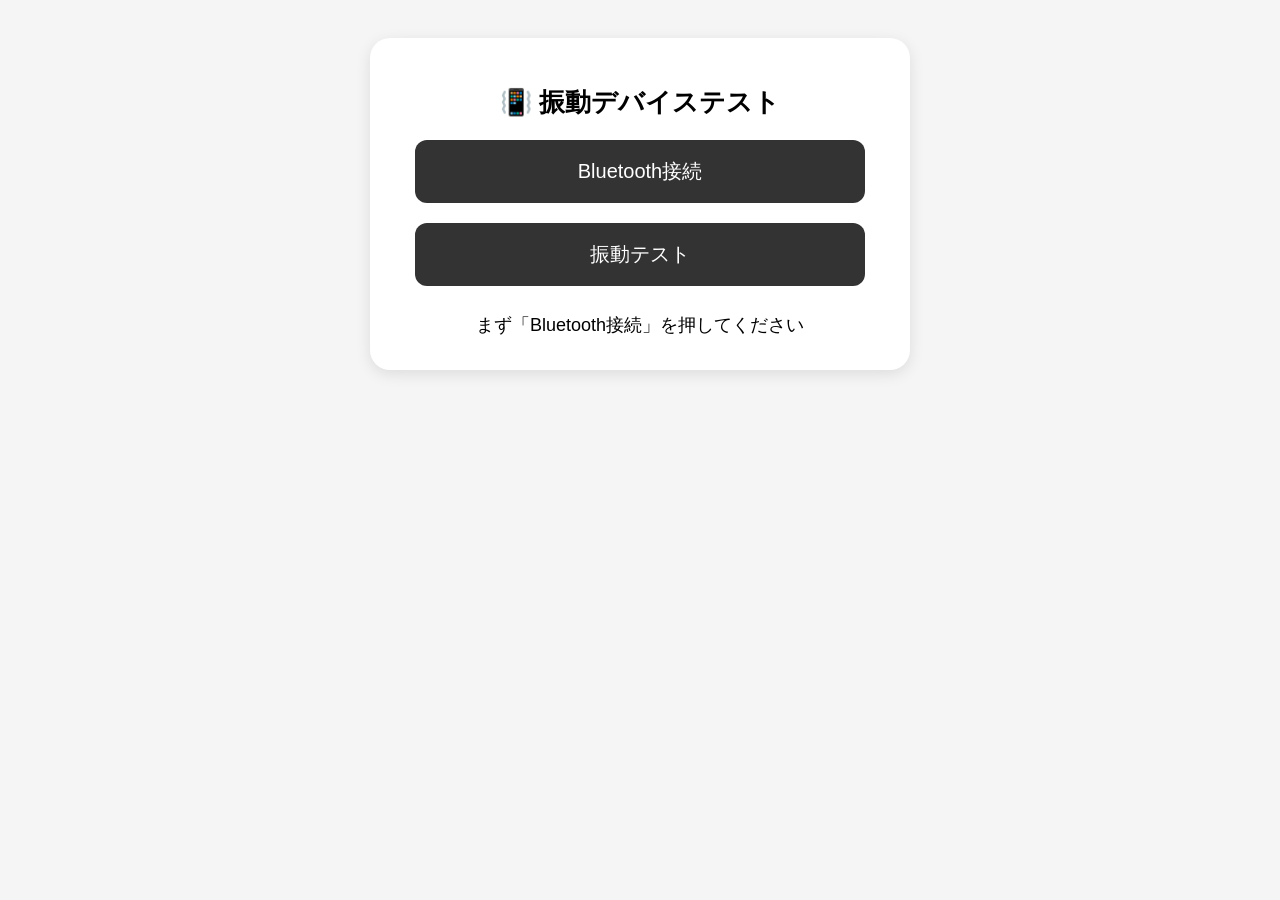
<file: bluetooth-test.html>
<!DOCTYPE html>
<html lang="ja">
<head>
  <meta charset="UTF-8">

  <meta name="viewport"
        content="width=device-width, initial-scale=1.0">

  <title>Bluetooth振動テスト</title>

  <style>
    body {
      font-family: sans-serif;
      text-align: center;
      padding: 30px 15px;
      background: #f5f5f5;
    }

    .card {
      max-width: 500px;
      margin: auto;
      background: white;
      padding: 30px 20px;
      border-radius: 20px;
      box-shadow: 0 4px 15px rgba(0,0,0,0.1);
    }

    h1 {
      font-size: 26px;
    }

    button {
      display: block;
      width: 90%;
      margin: 20px auto;
      padding: 18px;
      font-size: 20px;
      border: none;
      border-radius: 12px;
      background: #333;
      color: white;
    }

    #status {
      margin-top: 25px;
      font-size: 18px;
      line-height: 1.6;
    }
  </style>
</head>

<body>

<div class="card">

  <h1>📳 振動デバイステスト</h1>

  <button onclick="connectBluetooth()">
    Bluetooth接続
  </button>

  <button onclick="sendVibrate()">
    振動テスト
  </button>

  <div id="status">
    まず「Bluetooth接続」を押してください
  </div>

</div>


<script>

  // ========================================
  // AtomS3-LiteのBluetooth設定
  // ========================================

  const SERVICE_UUID =
    "6E400001-B5A3-F393-E0A9-E50E24DCCA9E";

  const CHARACTERISTIC_UUID =
    "6E400002-B5A3-F393-E0A9-E50E24DCCA9E";


  // Bluetoothデバイス
  let bluetoothDevice = null;

  // データを書き込むCharacteristic
  let rxCharacteristic = null;


  // ========================================
  // Bluetooth接続
  // ========================================

  async function connectBluetooth() {

    const status =
      document.getElementById("status");

    try {

      status.textContent =
        "Bluetoothデバイスを探しています…";


      // Bluetoothデバイスを探す
      bluetoothDevice =
        await navigator.bluetooth.requestDevice({

          filters: [
            {
              services: [SERVICE_UUID]
            }
          ]

        });


      status.textContent =
        "AtomS3-Liteに接続しています…";


      // GATTサーバーに接続
      const server =
        await bluetoothDevice.gatt.connect();


      // サービスを取得
      const service =
        await server.getPrimaryService(
          SERVICE_UUID
        );


      // Characteristicを取得
      rxCharacteristic =
        await service.getCharacteristic(
          CHARACTERISTIC_UUID
        );


      status.textContent =
        "✅ Bluetooth接続成功！";


    } catch (error) {

      console.log(error);

      status.textContent =
        "Bluetooth接続に失敗しました。\n" +
        error.message;

    }

  }


  // ========================================
  // 振動命令を送る
  // ========================================

  async function sendVibrate() {

    const status =
      document.getElementById("status");


    // 接続されているか確認
    if (!rxCharacteristic) {

      status.textContent =
        "先に「Bluetooth接続」を押してください";

      return;

    }


    try {

      // Atomに送る命令
      const command =
        new TextEncoder().encode("VIBRATE");


      // Bluetoothで送信
      await rxCharacteristic.writeValue(
        command
      );


      status.textContent =
        "📳 振動命令を送信しました！";


    } catch (error) {

      console.log(error);

      status.textContent =
        "振動命令の送信に失敗しました。\n" +
        error.message;

    }

  }

</script>

</body>
</html>
</file>
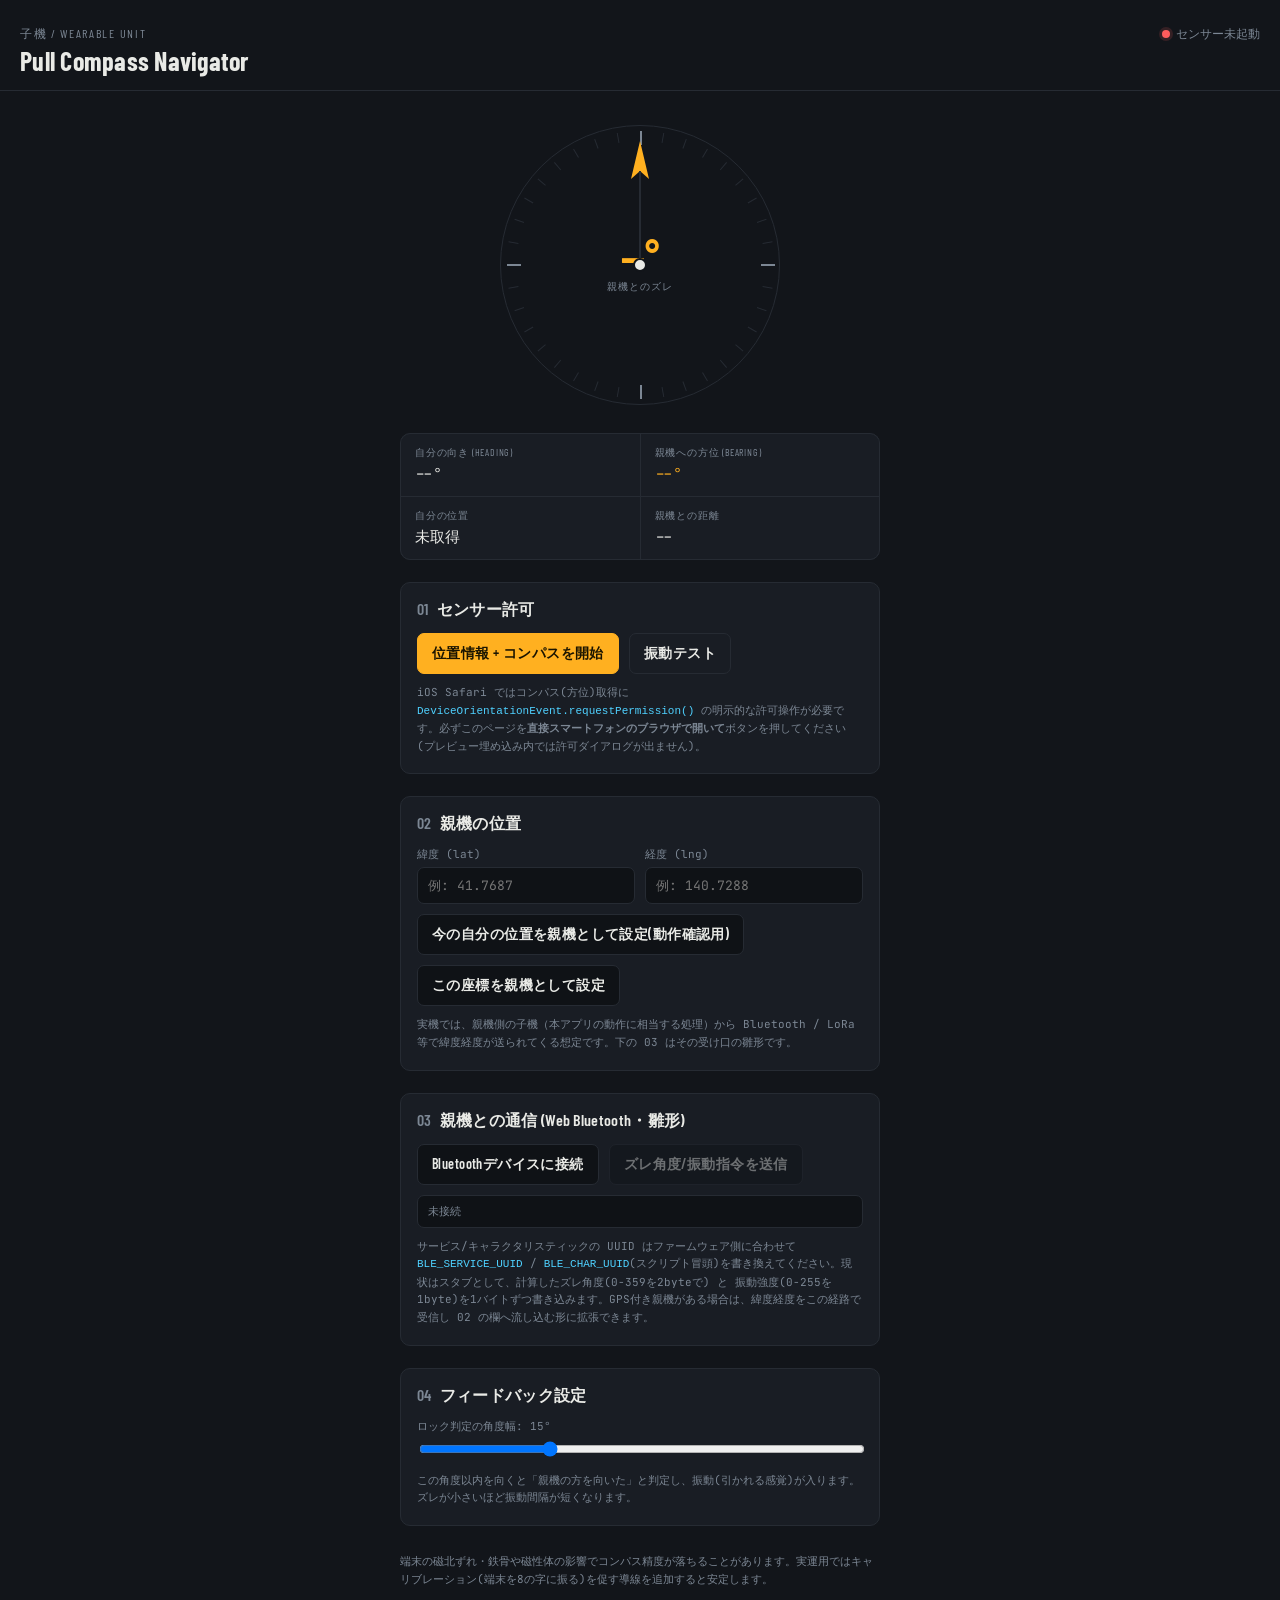
<file: navi_bluetooth_0930.html>
<!DOCTYPE html>
<html lang="ja">
<head>
<meta charset="UTF-8">
<meta name="viewport" content="width=device-width, initial-scale=1, viewport-fit=cover">
<title>子機ナビゲーション | Pull Compass</title>
<link rel="preconnect" href="https://fonts.googleapis.com">
<link href="https://fonts.googleapis.com/css2?family=Barlow+Condensed:wght@500;600;700&family=JetBrains+Mono:wght@400;500;700&display=swap" rel="stylesheet">
<style>
  :root{
    --bg:#12151A;
    --panel:#191D24;
    --panel-line:#262B33;
    --ink:#E9EAE6;
    --muted:#7C8794;
    --lock:#FFB020;      /* 親機方向ロック時のアクセント */
    --self:#4FD1FF;      /* 自分の向き(コンパス)のアクセント */
    --danger:#FF5C5C;
  }
  *{box-sizing:border-box;}
  html,body{margin:0;padding:0;background:var(--bg);color:var(--ink);
    font-family:'JetBrains Mono',monospace;
    -webkit-tap-highlight-color:transparent;}
  body{min-height:100vh;padding:0 0 40px;}

  .eyebrow{font-family:'Barlow Condensed',sans-serif;letter-spacing:.14em;text-transform:uppercase;
    font-size:12px;color:var(--muted);}

  header{padding:22px 20px 14px;border-bottom:1px solid var(--panel-line);
    display:flex;align-items:baseline;justify-content:space-between;gap:12px;flex-wrap:wrap;}
  header h1{font-family:'Barlow Condensed',sans-serif;font-weight:700;font-size:26px;
    letter-spacing:.01em;margin:2px 0 0;}
  .status-dot{display:inline-block;width:8px;height:8px;border-radius:50%;margin-right:6px;
    background:var(--danger);box-shadow:0 0 0 3px rgba(255,92,92,.15);}
  .status-dot.on{background:var(--lock);box-shadow:0 0 0 3px rgba(255,176,32,.18);}
  #statusText{font-size:12px;color:var(--muted);}

  main{max-width:520px;margin:0 auto;padding:0 20px;}

  /* --- Signature element: compass gauge --- */
  .gaugeWrap{position:relative;display:flex;justify-content:center;padding:34px 0 10px;}
  .gauge{position:relative;width:280px;height:280px;}
  .ring{position:absolute;inset:0;border-radius:50%;border:1px solid var(--panel-line);}
  .pullGlow{position:absolute;inset:0;border-radius:50%;
    box-shadow:0 0 0 0 rgba(255,176,32,0);
    transition:box-shadow .25s ease, opacity .25s ease;}
  .pullGlow.active{box-shadow:0 0 38px 6px rgba(255,176,32,.35);}
  .tickWrap{position:absolute;inset:0;}
  .tick{position:absolute;left:50%;top:6px;width:1px;height:10px;background:var(--panel-line);
    transform-origin:50% 134px;}
  .tick.cardinal{height:14px;background:var(--muted);width:2px;}
  .needleWrap{position:absolute;left:50%;top:50%;width:0;height:0;
    transition:transform .15s linear;}
  .needle{position:absolute;left:-9px;top:-124px;width:18px;height:124px;}
  .needle svg{width:100%;height:100%;display:block;}
  .hub{position:absolute;left:50%;top:50%;width:14px;height:14px;margin:-7px;border-radius:50%;
    background:var(--ink);border:2px solid var(--bg);z-index:3;}
  .center-readout{position:absolute;left:50%;top:50%;transform:translate(-50%,-50%);
    text-align:center;pointer-events:none;}
  .center-readout .deg{font-family:'Barlow Condensed',sans-serif;font-weight:700;font-size:40px;
    color:var(--lock);line-height:1;}
  .center-readout .label{font-size:10px;color:var(--muted);letter-spacing:.1em;margin-top:4px;}

  /* --- data grid --- */
  .grid{display:grid;grid-template-columns:1fr 1fr;gap:1px;background:var(--panel-line);
    border:1px solid var(--panel-line);border-radius:10px;overflow:hidden;margin-top:18px;}
  .cell{background:var(--panel);padding:12px 14px;}
  .cell .k{font-size:10px;color:var(--muted);letter-spacing:.08em;text-transform:uppercase;
    font-family:'Barlow Condensed',sans-serif;}
  .cell .v{font-size:15px;margin-top:4px;color:var(--ink);}
  .cell .v.accent{color:var(--lock);}

  section.panel{margin-top:22px;border:1px solid var(--panel-line);border-radius:10px;
    background:var(--panel);padding:16px 16px 18px;}
  section.panel h2{font-family:'Barlow Condensed',sans-serif;font-size:16px;font-weight:600;
    margin:0 0 12px;letter-spacing:.02em;}
  section.panel h2 .n{color:var(--muted);margin-right:8px;}

  .row{display:flex;gap:10px;margin-bottom:10px;}
  .row:last-child{margin-bottom:0;}
  label{display:block;font-size:11px;color:var(--muted);margin-bottom:5px;}
  input[type=number], input[type=text]{
    width:100%;background:#0F1216;border:1px solid var(--panel-line);border-radius:7px;
    padding:9px 10px;color:var(--ink);font-family:'JetBrains Mono',monospace;font-size:13px;}
  input:focus{outline:1px solid var(--self);}

  button{font-family:'Barlow Condensed',sans-serif;font-weight:600;letter-spacing:.03em;
    font-size:14px;border:1px solid var(--panel-line);background:#0F1216;color:var(--ink);
    padding:10px 14px;border-radius:7px;cursor:pointer;}
  button:active{transform:translateY(1px);}
  button.primary{background:var(--lock);border-color:var(--lock);color:#1A1400;}
  button.ghost{background:transparent;}
  button:focus-visible{outline:2px solid var(--self);outline-offset:2px;}
  button:disabled{opacity:.4;cursor:not-allowed;}

  .btnRow{display:flex;gap:10px;flex-wrap:wrap;margin-top:4px;}
  .hint{font-size:11px;color:var(--muted);line-height:1.6;margin-top:10px;}
  .hint code{color:var(--self);}
  .logBox{margin-top:10px;max-height:110px;overflow:auto;font-size:11px;color:var(--muted);
    background:#0F1216;border:1px solid var(--panel-line);border-radius:7px;padding:8px 10px;}
  .logBox div{white-space:pre-wrap;}

  footer{max-width:520px;margin:26px auto 0;padding:0 20px;color:var(--muted);font-size:11px;
    line-height:1.7;}

  @media (prefers-reduced-motion: reduce){
    .needleWrap, .pullGlow{transition:none;}
  }
</style>
</head>
<body>

<header>
  <div>
    <div class="eyebrow">子機 / Wearable Unit</div>
    <h1>Pull Compass Navigator</h1>
  </div>
  <div><span class="status-dot" id="statusDot"></span><span id="statusText">センサー未起動</span></div>
</header>

<main>

  <div class="gaugeWrap">
    <div class="gauge">
      <div class="pullGlow" id="pullGlow"></div>
      <div class="ring"></div>
      <div class="tickWrap" id="tickWrap"></div>
      <div class="needleWrap" id="needleWrap">
        <div class="needle">
          <svg viewBox="0 0 18 124" xmlns="http://www.w3.org/2000/svg">
            <polygon points="9,0 18,38 9,30 0,38" fill="var(--lock)"/>
            <rect x="8" y="30" width="2" height="94" fill="var(--panel-line)"/>
          </svg>
        </div>
      </div>
      <div class="hub"></div>
      <div class="center-readout">
        <div class="deg" id="diffDeg">--°</div>
        <div class="label">親機とのズレ</div>
      </div>
    </div>
  </div>

  <div class="grid">
    <div class="cell"><div class="k">自分の向き (Heading)</div><div class="v" id="selfHeading">--°</div></div>
    <div class="cell"><div class="k">親機への方位 (Bearing)</div><div class="v accent" id="bearing">--°</div></div>
    <div class="cell"><div class="k">自分の位置</div><div class="v" id="selfPos">未取得</div></div>
    <div class="cell"><div class="k">親機との距離</div><div class="v" id="distance">--</div></div>
  </div>

  <section class="panel">
    <h2><span class="n">01</span>センサー許可</h2>
    <div class="btnRow">
      <button class="primary" id="btnStart">位置情報 + コンパスを開始</button>
      <button class="ghost" id="btnVibeTest">振動テスト</button>
    </div>
    <div class="hint">
      iOS Safari ではコンパス(方位)取得に <code>DeviceOrientationEvent.requestPermission()</code> の明示的な許可操作が必要です。必ずこのページを<strong>直接スマートフォンのブラウザで開いて</strong>ボタンを押してください(プレビュー埋め込み内では許可ダイアログが出ません)。
    </div>
  </section>

  <section class="panel">
    <h2><span class="n">02</span>親機の位置</h2>
    <div class="row">
      <div style="flex:1"><label>緯度 (lat)</label><input type="number" step="0.000001" id="targetLat" placeholder="例: 41.7687"></div>
      <div style="flex:1"><label>経度 (lng)</label><input type="number" step="0.000001" id="targetLng" placeholder="例: 140.7288"></div>
    </div>
    <div class="btnRow">
      <button id="btnUseCurrentAsTarget">今の自分の位置を親機として設定(動作確認用)</button>
      <button id="btnSetTarget">この座標を親機として設定</button>
    </div>
    <div class="hint">実機では、親機側の子機（本アプリの動作に相当する処理）から Bluetooth / LoRa 等で緯度経度が送られてくる想定です。下の 03 はその受け口の雛形です。</div>
  </section>

  <section class="panel">
    <h2><span class="n">03</span>親機との通信 (Web Bluetooth・雛形)</h2>
    <div class="btnRow">
      <button id="btnBleConnect">Bluetoothデバイスに接続</button>
      <button id="btnBleSend" disabled>ズレ角度/振動指令を送信</button>
    </div>
    <div class="logBox" id="bleLog"><div>未接続</div></div>
    <div class="hint">
      サービス/キャラクタリスティックの UUID はファームウェア側に合わせて <code>BLE_SERVICE_UUID</code> / <code>BLE_CHAR_UUID</code>(スクリプト冒頭)を書き換えてください。現状はスタブとして、計算したズレ角度(0-359を2byteで) と 振動強度(0-255を1byte)を1バイトずつ書き込みます。GPS付き親機がある場合は、緯度経度をこの経路で受信し 02 の欄へ流し込む形に拡張できます。
    </div>
  </section>

  <section class="panel">
    <h2><span class="n">04</span>フィードバック設定</h2>
    <div class="row">
      <div style="flex:1">
        <label>ロック判定の角度幅: <span id="thresholdVal">15</span>°</label>
        <input type="range" min="3" max="45" value="15" id="thresholdSlider" style="width:100%">
      </div>
    </div>
    <div class="hint">この角度以内を向くと「親機の方を向いた」と判定し、振動(引かれる感覚)が入ります。ズレが小さいほど振動間隔が短くなります。</div>
  </section>

</main>

<footer>
  端末の磁北ずれ・鉄骨や磁性体の影響でコンパス精度が落ちることがあります。実運用ではキャリブレーション(端末を8の字に振る)を促す導線を追加すると安定します。
</footer>

<script>
(() => {
  // ---- 状態 ----
  let selfLat=null, selfLng=null, selfHeadingDeg=null;
  let targetLat=null, targetLng=null;
  let watchId=null;
  let bleDevice=null, bleChar=null;
  let bleServer = null;
  let lastVibeTime=0;
  let displayedDiff = null;

// 方角を安定させるための履歴
let headingHistory = [];
const HEADING_SAMPLES = 10;

// 方角が急に飛んだときの最大変化量
const MAX_HEADING_STEP = 30; 

  //const BLE_SERVICE_UUID = '0000ffe0-0000-1000-8000-00805f9b34fb'; // ←実機のUUIDに置き換え
  //const BLE_CHAR_UUID    = '0000ffe1-0000-1000-8000-00805f9b34fb'; // ←実機のUUIDに置き換え

  const BLE_SERVICE_UUID ='6e400001-b5a3-f393-e0a9-e50e24dcca9e';
  const BLE_CHAR_UUID = '6e400002-b5a3-f393-e0a9-e50e24dcca9e';
  
  // ---- DOM ----
  const statusDot = document.getElementById('statusDot');
  const statusText = document.getElementById('statusText');
  const selfHeadingEl = document.getElementById('selfHeading');
  const bearingEl = document.getElementById('bearing');
  const selfPosEl = document.getElementById('selfPos');
  const distanceEl = document.getElementById('distance');
  const diffDegEl = document.getElementById('diffDeg');
  const needleWrap = document.getElementById('needleWrap');
  const pullGlow = document.getElementById('pullGlow');
  const tickWrap = document.getElementById('tickWrap');
  const thresholdSlider = document.getElementById('thresholdSlider');
  const thresholdVal = document.getElementById('thresholdVal');
  const bleLog = document.getElementById('bleLog');

  // ---- ゲージの目盛り描画 ----
  for(let i=0;i<360;i+=10){
    const t=document.createElement('div');
    t.className='tick'+(i%90===0?' cardinal':'');
    t.style.transform=`rotate(${i}deg)`;
    tickWrap.appendChild(t);
  }

  function log(msg){
    const d=document.createElement('div');
    d.textContent=`[${new Date().toLocaleTimeString()}] ${msg}`;
    bleLog.prepend(d);
  }

  function setStatus(on, text){
    statusDot.classList.toggle('on', on);
    statusText.textContent=text;
  }

  // ---- 地理計算 ----
  function toRad(d){return d*Math.PI/180;}
  function toDeg(r){return r*180/Math.PI;}

  function bearingTo(lat1,lng1,lat2,lng2){
    const φ1=toRad(lat1), φ2=toRad(lat2), Δλ=toRad(lng2-lng1);
    const y=Math.sin(Δλ)*Math.cos(φ2);
    const x=Math.cos(φ1)*Math.sin(φ2)-Math.sin(φ1)*Math.cos(φ2)*Math.cos(Δλ);
    return (toDeg(Math.atan2(y,x))+360)%360;
  }

  function distanceMeters(lat1,lng1,lat2,lng2){
    const R=6371000;
    const φ1=toRad(lat1), φ2=toRad(lat2);
    const dφ=toRad(lat2-lat1), dλ=toRad(lng2-lng1);
    const a=Math.sin(dφ/2)**2 + Math.cos(φ1)*Math.cos(φ2)*Math.sin(dλ/2)**2;
    return 2*R*Math.asin(Math.sqrt(a));
  }

  function angleDiff(a,b){
    let d=(b-a+540)%360-180; // -180 .. 180
    return d;
  }

  // ---- メイン更新ループ ----
  function update(){
    if(selfLat==null || selfLng==null){ return; }
    selfPosEl.textContent = `${selfLat.toFixed(6)}, ${selfLng.toFixed(6)}`;

    if(targetLat==null || targetLng==null){
      bearingEl.textContent='親機未設定';
      distanceEl.textContent='--';
      diffDegEl.textContent='--°';
      return;
    }

    const bearing = bearingTo(selfLat,selfLng,targetLat,targetLng);
    const dist = distanceMeters(selfLat,selfLng,targetLat,targetLng);
    bearingEl.textContent = bearing.toFixed(0)+'°';
    distanceEl.textContent = dist<1000 ? dist.toFixed(0)+' m' : (dist/1000).toFixed(2)+' km';

    if(selfHeadingDeg==null){
      diffDegEl.textContent='方位不明';
      return;
    }


    const diff = angleDiff(selfHeadingDeg, bearing); // -180..180
    
    if(displayedDiff === null){
      displayedDiff = diff;
    }else{
      let delta = diff - (displayedDiff % 360);

      if(delta > 180){
        delta -= 360;
      }

      if(delta < -180){
        delta += 360;
      }

      displayedDiff += delta;
    }

    diffDegEl.textContent = (diff>0?'+':'')+diff.toFixed(0)+'°';
    needleWrap.style.transform = `rotate(${displayedDiff}deg)`;
    
    const threshold = Number(thresholdSlider.value);
    const aligned = Math.abs(diff) <= threshold;
    pullGlow.classList.toggle('active', aligned);

    handleHapticFeedback(diff, aligned);
  }

  // ---- 触覚フィードバック(振動) ----
  // 実機では、この intensity / interval に相当する値を 03 のBLE送信で子機のアクチュエータへ渡す
  function handleHapticFeedback(diff, aligned){
    if(!('vibrate' in navigator)) return;
    const now = performance.now();
    if(!aligned){
      return; // ロック外では振動しない
    }
    // ズレが小さいほど間隔を短く(=強く引かれる感覚)
    const absDiff = Math.abs(diff);
    const interval = 1000; // 1秒おきに正面か確認＋振動
    if(now - lastVibeTime > interval){
      if(bleChar && bleDevice?.gatt?.connected){
        bleChar.writeValue(new TextEncoder().encode('VIBRATE'));
      }
      lastVibeTime = now;
    }
  }

  // ---- センサー開始 ----
  async function startSensors(){
    // 方位(コンパス)
    if(typeof DeviceOrientationEvent !== 'undefined' && typeof DeviceOrientationEvent.requestPermission === 'function'){
      try{
        const res = await DeviceOrientationEvent.requestPermission();
        if(res !== 'granted'){ setStatus(false,'コンパスの許可が必要です'); return; }
      }catch(e){ setStatus(false,'許可取得に失敗: '+e.message); return; }
    }

    window.addEventListener('deviceorientationabsolute', onOrientation, true);
    window.addEventListener('deviceorientation', onOrientation, true);

    // 位置情報
    if(!navigator.geolocation){ setStatus(false,'この端末は位置情報に対応していません'); return; }
    if(watchId!=null) navigator.geolocation.clearWatch(watchId);
    watchId = navigator.geolocation.watchPosition(pos=>{
      selfLat = pos.coords.latitude;
      selfLng = pos.coords.longitude;
      setStatus(true, `GPS取得中 (精度 ±${pos.coords.accuracy.toFixed(0)}m)`);
      update();
    }, err=>{
      setStatus(false, '位置情報エラー: '+err.message);
    }, { enableHighAccuracy:true, maximumAge:1000, timeout:15000 });
  }

function onOrientation(e){
  let heading = null;

  if(typeof e.webkitCompassHeading === 'number'){
    heading = e.webkitCompassHeading; // iOS: 0=北, 時計回り
  } else if(e.alpha != null){
    // Android等
    heading = (360 - e.alpha) % 360;
  }

  if(heading == null || !Number.isFinite(heading)) return;

  // --------------------------------
  // 急激な角度変化をチェック
  // --------------------------------
  if(selfHeadingDeg != null){

    // 角度差を -180 ～ +180 にする
    let step = heading - selfHeadingDeg;

    if(step > 180){
      step -= 360;
    }

    if(step < -180){
      step += 360;
    }

    // 一度に30°以上飛んだ場合は採用しない
    if(Math.abs(step) > MAX_HEADING_STEP){
      return;
    }
  }

  // --------------------------------
  // 0°と360°の境目を考慮して平均する
  // --------------------------------
  const rad = heading * Math.PI / 180;

  headingHistory.push({
    sin: Math.sin(rad),
    cos: Math.cos(rad)
  });

  // 最新10個だけ残す
  if(headingHistory.length > HEADING_SAMPLES){
    headingHistory.shift();
  }

  // 平均した方向を計算
  let sinSum = 0;
  let cosSum = 0;

  for(const h of headingHistory){
    sinSum += h.sin;
    cosSum += h.cos;
  }

  let smoothedHeading =
    Math.atan2(sinSum, cosSum) * 180 / Math.PI;

  if(smoothedHeading < 0){
    smoothedHeading += 360;
  }

  selfHeadingDeg = smoothedHeading;

  selfHeadingEl.textContent =
    smoothedHeading.toFixed(0) + '°';

  update();
}

  // ---- UIイベント ----
  document.getElementById('btnStart').addEventListener('click', startSensors);

  document.getElementById('btnVibeTest').addEventListener('click', ()=>{
    if('vibrate' in navigator){ navigator.vibrate([80,60,80]); }
    else alert('この端末/ブラウザは振動APIに対応していません');
  });

  document.getElementById('btnUseCurrentAsTarget').addEventListener('click', ()=>{
    if(selfLat==null){ alert('先に 01 でセンサーを開始してください'); return; }
    targetLat=selfLat; targetLng=selfLng;
    document.getElementById('targetLat').value=selfLat.toFixed(6);
    document.getElementById('targetLng').value=selfLng.toFixed(6);
    update();
  });

  document.getElementById('btnSetTarget').addEventListener('click', ()=>{
    const la=parseFloat(document.getElementById('targetLat').value);
    const ln=parseFloat(document.getElementById('targetLng').value);
    if(isNaN(la)||isNaN(ln)){ alert('緯度経度を入力してください'); return; }
    targetLat=la; targetLng=ln;
    update();
  });

  thresholdSlider.addEventListener('input', ()=>{
    thresholdVal.textContent = thresholdSlider.value;
    update();
  });

  // ---- Web Bluetooth(雛形) ----
  document.getElementById('btnBleConnect').addEventListener('click', async ()=>{
    
    if(!navigator.bluetooth){ log('この端末/ブラウザは Web Bluetooth 非対応です(iOS Safari非対応)'); return; }
    try{
     // bleDevice = await navigator.bluetooth.requestDevice({
       // filters:[{ services:[BLE_SERVICE_UUID] }]
        // 対象が絞れない場合は次の1行に差し替え: acceptAllDevices:true, optionalServices:[BLE_SERVICE_UUID]

      bleDevice = await navigator.bluetooth.requestDevice({
        acceptAllDevices: true,
        optionalServices: [BLE_SERVICE_UUID]
    });
      
      log('デバイス選択: '+bleDevice.name);
     log('GATT接続開始');
      const server = await bleDevice.gatt.connect();
      log('GATT接続成功');

      log('サービス取得開始');
      const service = await server.getPrimaryService(BLE_SERVICE_UUID);
      log('サービス取得成功');

      log('キャラクタリスティック取得開始');
      bleChar = await service.getCharacteristic(BLE_CHAR_UUID);
      log('キャラクタリスティック取得成功');
      log('接続完了。送信可能です。');
      document.getElementById('btnBleSend').disabled=false;
    }catch(e){
      log('接続失敗: '+e.message);
    }
  });

  document.getElementById('btnBleSend').addEventListener('click', async ()=>{
    if(!bleChar){ return; }
    if(targetLat==null || selfHeadingDeg==null){ log('送信できるデータがまだありません'); return; }
    const bearing = bearingTo(selfLat,selfLng,targetLat,targetLng);
    const diff = Math.round((angleDiff(selfHeadingDeg,bearing)+360)%360); // 0-359
    const threshold = Number(thresholdSlider.value);
    const aligned = Math.abs(angleDiff(selfHeadingDeg,bearing)) <= threshold;
    const intensity = aligned ? Math.max(0, 255 - Math.abs(angleDiff(selfHeadingDeg,bearing))*10) : 0;

    const payload = new TextEncoder().encode('VIBRATE');
    try{
      await bleChar.writeValue(payload);
      log(`送信: diff=${diff}° intensity=${Math.round(intensity)}`);
    }catch(e){
      log('送信失敗: '+e.message);
    }
  });

   document.getElementById('btnStart').addEventListener('click', startSensors);

  document.getElementById('btnVibeTest').addEventListener('click', ()=>{
    if('vibrate' in navigator){
      navigator.vibrate([80,60,80]);
    }else{
      alert('この端末/ブラウザは振動APIに対応していません');
    }
  });

  

})();
</script>
</body>
</html>
</file>
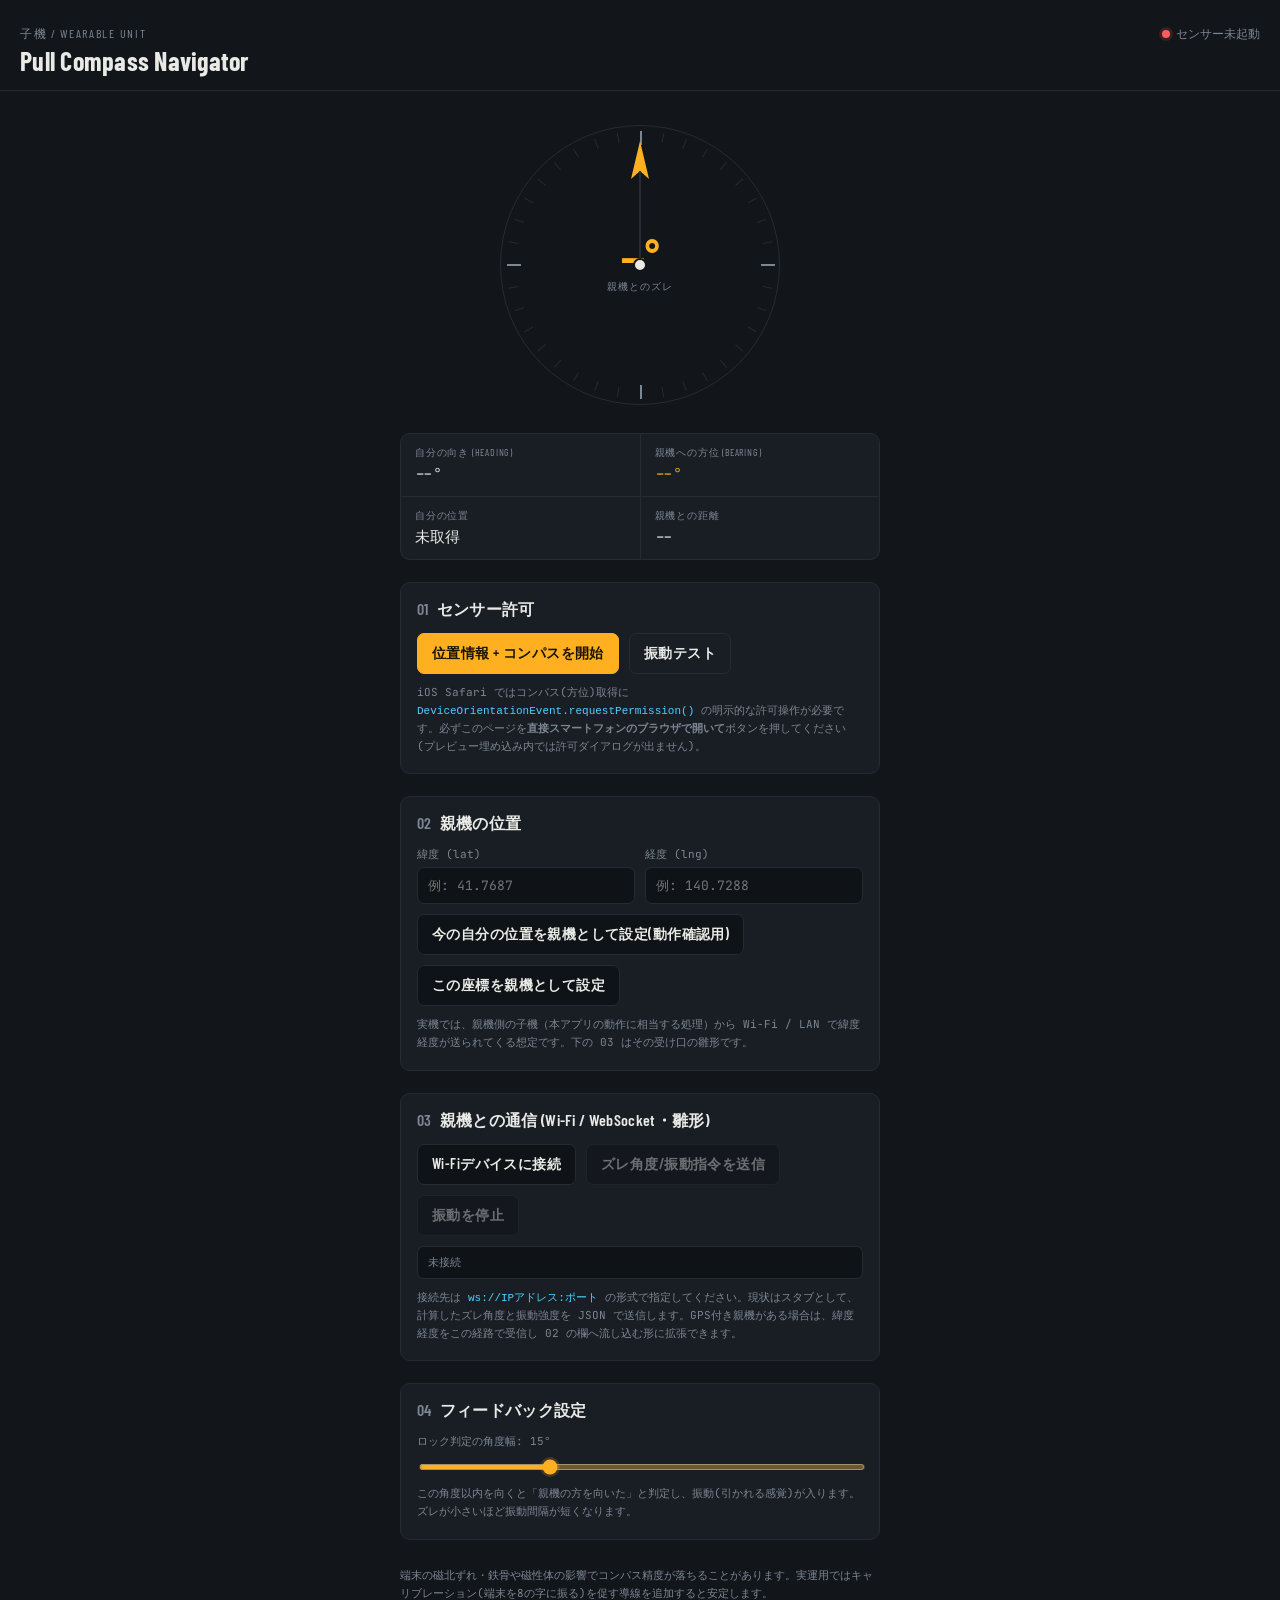
<file: navi_WiFi_0930.html>
<!DOCTYPE html>
<html lang="ja">
<head>
<meta charset="UTF-8">
<meta name="viewport" content="width=device-width, initial-scale=1, viewport-fit=cover">
<title>子機ナビゲーション | Pull Compass</title>
<link rel="preconnect" href="https://fonts.googleapis.com">
<link href="https://fonts.googleapis.com/css2?family=Barlow+Condensed:wght@500;600;700&family=JetBrains+Mono:wght@400;500;700&display=swap" rel="stylesheet">
<style>
  :root{
    --bg:#12151A;
    --panel:#191D24;
    --panel-line:#262B33;
    --ink:#E9EAE6;
    --muted:#7C8794;
    --lock:#FFB020;      /* 親機方向ロック時のアクセント */
    --self:#4FD1FF;      /* 自分の向き(コンパス)のアクセント */
    --danger:#FF5C5C;
  }
  *{box-sizing:border-box;}
  html,body{margin:0;padding:0;background:var(--bg);color:var(--ink);
    font-family:'JetBrains Mono',monospace;
    -webkit-tap-highlight-color:transparent;}
  body{min-height:100vh;padding:0 0 40px;}

  .eyebrow{font-family:'Barlow Condensed',sans-serif;letter-spacing:.14em;text-transform:uppercase;
    font-size:12px;color:var(--muted);}

  header{padding:22px 20px 14px;border-bottom:1px solid var(--panel-line);
    display:flex;align-items:baseline;justify-content:space-between;gap:12px;flex-wrap:wrap;}
  header h1{font-family:'Barlow Condensed',sans-serif;font-weight:700;font-size:26px;
    letter-spacing:.01em;margin:2px 0 0;}
  .status-dot{display:inline-block;width:8px;height:8px;border-radius:50%;margin-right:6px;
    background:var(--danger);box-shadow:0 0 0 3px rgba(255,92,92,.15);}
  .status-dot.on{background:var(--lock);box-shadow:0 0 0 3px rgba(255,176,32,.18);}
  #statusText{font-size:12px;color:var(--muted);}

  main{max-width:520px;margin:0 auto;padding:0 20px;}

  /* --- Signature element: compass gauge --- */
  .gaugeWrap{position:relative;display:flex;justify-content:center;padding:34px 0 10px;}
  .gauge{position:relative;width:280px;height:280px;}
  .ring{position:absolute;inset:0;border-radius:50%;border:1px solid var(--panel-line);}
  .pullGlow{position:absolute;inset:0;border-radius:50%;
    box-shadow:0 0 0 0 rgba(255,176,32,0);
    transition:box-shadow .25s ease, opacity .25s ease;}
  .pullGlow.active{box-shadow:0 0 38px 6px rgba(255,176,32,.35);}
  .tickWrap{position:absolute;inset:0;}
  .tick{position:absolute;left:50%;top:6px;width:1px;height:10px;background:var(--panel-line);
    transform-origin:50% 134px;}
  .tick.cardinal{height:14px;background:var(--muted);width:2px;}
  .needleWrap{position:absolute;left:50%;top:50%;width:0;height:0;
    transition:transform .15s linear;}
  .needle{position:absolute;left:-9px;top:-124px;width:18px;height:124px;}
  .needle svg{width:100%;height:100%;display:block;}
  .hub{position:absolute;left:50%;top:50%;width:14px;height:14px;margin:-7px;border-radius:50%;
    background:var(--ink);border:2px solid var(--bg);z-index:3;}
  .center-readout{position:absolute;left:50%;top:50%;transform:translate(-50%,-50%);
    text-align:center;pointer-events:none;}
  .center-readout .deg{font-family:'Barlow Condensed',sans-serif;font-weight:700;font-size:40px;
    color:var(--lock);line-height:1;}
  .center-readout .label{font-size:10px;color:var(--muted);letter-spacing:.1em;margin-top:4px;}

  /* --- data grid --- */
  .grid{display:grid;grid-template-columns:1fr 1fr;gap:1px;background:var(--panel-line);
    border:1px solid var(--panel-line);border-radius:10px;overflow:hidden;margin-top:18px;}
  .cell{background:var(--panel);padding:12px 14px;}
  .cell .k{font-size:10px;color:var(--muted);letter-spacing:.08em;text-transform:uppercase;
    font-family:'Barlow Condensed',sans-serif;}
  .cell .v{font-size:15px;margin-top:4px;color:var(--ink);}
  .cell .v.accent{color:var(--lock);}

  section.panel{margin-top:22px;border:1px solid var(--panel-line);border-radius:10px;
    background:var(--panel);padding:16px 16px 18px;}
  section.panel h2{font-family:'Barlow Condensed',sans-serif;font-size:16px;font-weight:600;
    margin:0 0 12px;letter-spacing:.02em;}
  section.panel h2 .n{color:var(--muted);margin-right:8px;}

  .row{display:flex;gap:10px;margin-bottom:10px;}
  .row:last-child{margin-bottom:0;}
  label{display:block;font-size:11px;color:var(--muted);margin-bottom:5px;}
  input[type=number], input[type=text]{
    width:100%;background:#0F1216;border:1px solid var(--panel-line);border-radius:7px;
    padding:9px 10px;color:var(--ink);font-family:'JetBrains Mono',monospace;font-size:13px;}
  input[type=range]{
    width:100%;accent-color:var(--lock);cursor:pointer;
  }
  input[type=range]::-webkit-slider-runnable-track{
    height:6px;border-radius:999px;background:rgba(255,176,32,.25);
  }
  input[type=range]::-webkit-slider-thumb{
    -webkit-appearance:none;appearance:none;width:16px;height:16px;border-radius:50%;
    background:var(--lock);border:2px solid #1A1400;margin-top:-5px;box-shadow:0 0 0 2px rgba(255,176,32,.18);
  }
  input[type=range]::-moz-range-track{
    height:6px;border-radius:999px;background:rgba(255,176,32,.25);
  }
  input[type=range]::-moz-range-thumb{
    width:16px;height:16px;border:none;border-radius:50%;background:var(--lock);box-shadow:0 0 0 2px rgba(255,176,32,.18);
  }
  input:focus{outline:1px solid var(--self);}

  button{font-family:'Barlow Condensed',sans-serif;font-weight:600;letter-spacing:.03em;
    font-size:14px;border:1px solid var(--panel-line);background:#0F1216;color:var(--ink);
    padding:10px 14px;border-radius:7px;cursor:pointer;}
  button:active{transform:translateY(1px);}
  button.primary{background:var(--lock);border-color:var(--lock);color:#1A1400;}
  button.ghost{background:transparent;}
  button:focus-visible{outline:2px solid var(--self);outline-offset:2px;}
  button:disabled{opacity:.4;cursor:not-allowed;}

  .btnRow{display:flex;gap:10px;flex-wrap:wrap;margin-top:4px;}
  .hint{font-size:11px;color:var(--muted);line-height:1.6;margin-top:10px;}
  .hint code{color:var(--self);}
  .logBox{margin-top:10px;max-height:110px;overflow:auto;font-size:11px;color:var(--muted);
    background:#0F1216;border:1px solid var(--panel-line);border-radius:7px;padding:8px 10px;}
  .logBox div{white-space:pre-wrap;}

  footer{max-width:520px;margin:26px auto 0;padding:0 20px;color:var(--muted);font-size:11px;
    line-height:1.7;}

  @media (prefers-reduced-motion: reduce){
    .needleWrap, .pullGlow{transition:none;}
  }
</style>
</head>
<body>

<header>
  <div>
    <div class="eyebrow">子機 / Wearable Unit</div>
    <h1>Pull Compass Navigator</h1>
  </div>
  <div><span class="status-dot" id="statusDot"></span><span id="statusText">センサー未起動</span></div>
</header>

<main>

  <div class="gaugeWrap">
    <div class="gauge">
      <div class="pullGlow" id="pullGlow"></div>
      <div class="ring"></div>
      <div class="tickWrap" id="tickWrap"></div>
      <div class="needleWrap" id="needleWrap">
        <div class="needle">
          <svg viewBox="0 0 18 124" xmlns="http://www.w3.org/2000/svg">
            <polygon points="9,0 18,38 9,30 0,38" fill="var(--lock)"/>
            <rect x="8" y="30" width="2" height="94" fill="var(--panel-line)"/>
          </svg>
        </div>
      </div>
      <div class="hub"></div>
      <div class="center-readout">
        <div class="deg" id="diffDeg">--°</div>
        <div class="label">親機とのズレ</div>
      </div>
    </div>
  </div>

  <div class="grid">
    <div class="cell"><div class="k">自分の向き (Heading)</div><div class="v" id="selfHeading">--°</div></div>
    <div class="cell"><div class="k">親機への方位 (Bearing)</div><div class="v accent" id="bearing">--°</div></div>
    <div class="cell"><div class="k">自分の位置</div><div class="v" id="selfPos">未取得</div></div>
    <div class="cell"><div class="k">親機との距離</div><div class="v" id="distance">--</div></div>
  </div>

  <section class="panel">
    <h2><span class="n">01</span>センサー許可</h2>
    <div class="btnRow">
      <button class="primary" id="btnStart">位置情報 + コンパスを開始</button>
      <button class="ghost" id="btnVibeTest">振動テスト</button>
    </div>
    <div class="hint">
      iOS Safari ではコンパス(方位)取得に <code>DeviceOrientationEvent.requestPermission()</code> の明示的な許可操作が必要です。必ずこのページを<strong>直接スマートフォンのブラウザで開いて</strong>ボタンを押してください(プレビュー埋め込み内では許可ダイアログが出ません)。
    </div>
  </section>

  <section class="panel">
    <h2><span class="n">02</span>親機の位置</h2>
    <div class="row">
      <div style="flex:1"><label>緯度 (lat)</label><input type="number" step="0.000001" id="targetLat" placeholder="例: 41.7687"></div>
      <div style="flex:1"><label>経度 (lng)</label><input type="number" step="0.000001" id="targetLng" placeholder="例: 140.7288"></div>
    </div>
    <div class="btnRow">
      <button id="btnUseCurrentAsTarget">今の自分の位置を親機として設定(動作確認用)</button>
      <button id="btnSetTarget">この座標を親機として設定</button>
    </div>
    <div class="hint">実機では、親機側の子機（本アプリの動作に相当する処理）から Wi‑Fi / LAN で緯度経度が送られてくる想定です。下の 03 はその受け口の雛形です。</div>
  </section>

  <section class="panel">
    <h2><span class="n">03</span>親機との通信 (Wi‑Fi / WebSocket・雛形)</h2>
    <div class="btnRow">
      <button id="btnWifiConnect">Wi‑Fiデバイスに接続</button>
      <button id="btnWifiSend" disabled>ズレ角度/振動指令を送信</button>
      <button id="btnWifiStop" disabled>振動を停止</button>
    </div>
    <div class="logBox" id="wifiLog"><div>未接続</div></div>
    <div class="hint">
      接続先は <code>ws://IPアドレス:ポート</code> の形式で指定してください。現状はスタブとして、計算したズレ角度と振動強度を JSON で送信します。GPS付き親機がある場合は、緯度経度をこの経路で受信し 02 の欄へ流し込む形に拡張できます。
    </div>
  </section>

  <section class="panel">
    <h2><span class="n">04</span>フィードバック設定</h2>
    <div class="row">
      <div style="flex:1">
        <label>ロック判定の角度幅: <span id="thresholdVal">15</span>°</label>
        <input type="range" min="3" max="45" value="15" id="thresholdSlider" style="width:100%">
      </div>
    </div>
    <div class="hint">この角度以内を向くと「親機の方を向いた」と判定し、振動(引かれる感覚)が入ります。ズレが小さいほど振動間隔が短くなります。</div>
  </section>

</main>

<footer>
  端末の磁北ずれ・鉄骨や磁性体の影響でコンパス精度が落ちることがあります。実運用ではキャリブレーション(端末を8の字に振る)を促す導線を追加すると安定します。
</footer>

<script>
(() => {
  // ---- 状態 ----
  let selfLat=null, selfLng=null, selfHeadingDeg=null;
  let targetLat=null, targetLng=null;
  let watchId=null;
  let wifiSocket=null;
  let vibrationActive=false;

// 方角を安定させるための履歴
let headingHistory = [];
const HEADING_SAMPLES = 10;

// 方角が急に飛んだときの最大変化量
const MAX_HEADING_STEP = 30;

  const DEFAULT_WIFI_URL = 'ws://192.168.0.10:8080';

  // ---- DOM ----
  const statusDot = document.getElementById('statusDot');
  const statusText = document.getElementById('statusText');
  const selfHeadingEl = document.getElementById('selfHeading');
  const bearingEl = document.getElementById('bearing');
  const selfPosEl = document.getElementById('selfPos');
  const distanceEl = document.getElementById('distance');
  const diffDegEl = document.getElementById('diffDeg');
  const needleWrap = document.getElementById('needleWrap');
  const pullGlow = document.getElementById('pullGlow');
  const tickWrap = document.getElementById('tickWrap');
  const thresholdSlider = document.getElementById('thresholdSlider');
  const thresholdVal = document.getElementById('thresholdVal');
  const wifiLog = document.getElementById('wifiLog');

  // ---- ゲージの目盛り描画 ----
  for(let i=0;i<360;i+=10){
    const t=document.createElement('div');
    t.className='tick'+(i%90===0?' cardinal':'');
    t.style.transform=`rotate(${i}deg)`;
    tickWrap.appendChild(t);
  }

  function log(msg){
    const d=document.createElement('div');
    d.textContent=`[${new Date().toLocaleTimeString()}] ${msg}`;
    wifiLog.prepend(d);
  }

  function sendWifiCommand(command){
    if(!wifiSocket || wifiSocket.readyState !== WebSocket.OPEN){
      log('Wi‑Fi接続がまだありません');
      return false;
    }
    try{
      const payload = JSON.stringify(command);
      wifiSocket.send(payload);
      log(`送信: ${payload}`);
      return true;
    }catch(e){
      log('送信失敗: '+e.message);
      return false;
    }
  }

  function stopHapticFeedback(){
    if(!vibrationActive){
      return;
    }
    if(sendWifiCommand({ type: 'STOP' })){
      vibrationActive = false;
    }
  }

  function setStatus(on, text){
    statusDot.classList.toggle('on', on);
    statusText.textContent=text;
  }

  // ---- 地理計算 ----
  function toRad(d){return d*Math.PI/180;}
  function toDeg(r){return r*180/Math.PI;}

  function bearingTo(lat1,lng1,lat2,lng2){
    const φ1=toRad(lat1), φ2=toRad(lat2), Δλ=toRad(lng2-lng1);
    const y=Math.sin(Δλ)*Math.cos(φ2);
    const x=Math.cos(φ1)*Math.sin(φ2)-Math.sin(φ1)*Math.cos(φ2)*Math.cos(Δλ);
    return (toDeg(Math.atan2(y,x))+360)%360;
  }

  function distanceMeters(lat1,lng1,lat2,lng2){
    const R=6371000;
    const φ1=toRad(lat1), φ2=toRad(lat2);
    const dφ=toRad(lat2-lat1), dλ=toRad(lng2-lng1);
    const a=Math.sin(dφ/2)**2 + Math.cos(φ1)*Math.cos(φ2)*Math.sin(dλ/2)**2;
    return 2*R*Math.asin(Math.sqrt(a));
  }

  function angleDiff(a,b){
    let d=(b-a+540)%360-180; // -180 .. 180
    return d;
  }

  // ---- メイン更新ループ ----
  function update(){
    if(selfLat==null || selfLng==null){
      stopHapticFeedback();
      return;
    }
    selfPosEl.textContent = `${selfLat.toFixed(6)}, ${selfLng.toFixed(6)}`;

    if(targetLat==null || targetLng==null){
      bearingEl.textContent='親機未設定';
      distanceEl.textContent='--';
      diffDegEl.textContent='--°';
      stopHapticFeedback();
      return;
    }

    const bearing = bearingTo(selfLat,selfLng,targetLat,targetLng);
    const dist = distanceMeters(selfLat,selfLng,targetLat,targetLng);
    bearingEl.textContent = bearing.toFixed(0)+'°';
    distanceEl.textContent = dist<1000 ? dist.toFixed(0)+' m' : (dist/1000).toFixed(2)+' km';

    if(selfHeadingDeg==null){
      diffDegEl.textContent='方位不明';
      stopHapticFeedback();
      return;
    }

    const diff = angleDiff(selfHeadingDeg, bearing); // -180..180、+なら右(時計回り)に回すべき
    diffDegEl.textContent = (diff>0?'+':'')+diff.toFixed(0)+'°';
    needleWrap.style.transform = `rotate(${diff}deg)`;

    const threshold = Number(thresholdSlider.value);
    const aligned = Math.abs(diff) <= threshold;
    pullGlow.classList.toggle('active', aligned);

    handleHapticFeedback(diff, aligned);
  }

  // ---- 触覚フィードバック(振動) ----
  // 実機では、この intensity / interval に相当する値を 03 のWebSocketで子機へ渡す
  /*function handleHapticFeedback(diff, aligned){
    if(!wifiSocket || wifiSocket.readyState !== WebSocket.OPEN) return;
    const now = performance.now();
    if(!aligned){
      vibrationSuppressed = false;
      stopHapticFeedback();
      return; // ロック外では振動しない
    }
    if(vibrationSuppressed) return;
    // ズレが小さいほど間隔を短く(=強く引かれる感覚)
    const interval = 1000; // 1秒おきに正面か確認＋振動
    if(now - lastVibeTime > interval){
      const intensity = Math.max(0, 255 - Math.abs(diff)*10);
      if(sendWifiCommand({
        type: 'VIBRATE',
        diff: Math.round((diff+360)%360),
        intensity: Math.round(intensity),
        aligned: true
      })){
        vibrationActive = true;
        lastVibeTime = now;
      }
    }
  }*/
  // ---- 触覚フィードバック(振動) ----
// 正面に入ったときだけVIBRATEを1回送信。
// 正面から外れたときにSTOPを送信する。
function handleHapticFeedback(diff, aligned){

  if(!wifiSocket || wifiSocket.readyState !== WebSocket.OPEN){
    return;
  }

  // 正面の範囲に入った
  if(aligned){

    // すでに振動中なら、もう一度VIBRATEを送らない
    if(vibrationActive){
      return;
    }

    const intensity =
      Math.max(0, 255 - Math.abs(diff) * 10);

    if(sendWifiCommand({
      type: 'VIBRATE',
      diff: Math.round((diff + 360) % 360),
      intensity: Math.round(intensity),
      aligned: true
    })){
      vibrationActive = true;
    }

    return;
  }

  // 正面の範囲から外れた
  stopHapticFeedback();
}

  // ---- センサー開始 ----
  async function startSensors(){
    // 方位(コンパス)
    if(typeof DeviceOrientationEvent !== 'undefined' && typeof DeviceOrientationEvent.requestPermission === 'function'){
      try{
        const res = await DeviceOrientationEvent.requestPermission();
        if(res !== 'granted'){ setStatus(false,'コンパスの許可が必要です'); return; }
      }catch(e){ setStatus(false,'許可取得に失敗: '+e.message); return; }
    }

    window.addEventListener('deviceorientationabsolute', onOrientation, true);
    window.addEventListener('deviceorientation', onOrientation, true);

    // 位置情報
    if(!navigator.geolocation){ setStatus(false,'この端末は位置情報に対応していません'); return; }
    if(watchId!=null) navigator.geolocation.clearWatch(watchId);
    watchId = navigator.geolocation.watchPosition(pos=>{
      selfLat = pos.coords.latitude;
      selfLng = pos.coords.longitude;
      setStatus(true, `GPS取得中 (精度 ±${pos.coords.accuracy.toFixed(0)}m)`);
      update();
    }, err=>{
      setStatus(false, '位置情報エラー: '+err.message);
    }, { enableHighAccuracy:true, maximumAge:1000, timeout:15000 });
  }

function onOrientation(e){
  let heading = null;

  if(typeof e.webkitCompassHeading === 'number'){
    heading = e.webkitCompassHeading; // iOS: 0=北, 時計回り
  } else if(e.alpha != null){
    // Android等
    heading = (360 - e.alpha) % 360;
  }

  if(heading == null || !Number.isFinite(heading)) return;

  // --------------------------------
  // 急激な角度変化をチェック
  // --------------------------------
  if(selfHeadingDeg != null){

    // 角度差を -180 ～ +180 にする
    let step = heading - selfHeadingDeg;

    if(step > 180){
      step -= 360;
    }

    if(step < -180){
      step += 360;
    }

    // 一度に30°以上飛んだ場合は採用しない
    if(Math.abs(step) > MAX_HEADING_STEP){
      return;
    }
  }

  // --------------------------------
  // 0°と360°の境目を考慮して平均する
  // --------------------------------
  const rad = heading * Math.PI / 180;

  headingHistory.push({
    sin: Math.sin(rad),
    cos: Math.cos(rad)
  });

  // 最新10個だけ残す
  if(headingHistory.length > HEADING_SAMPLES){
    headingHistory.shift();
  }

  // 平均した方向を計算
  let sinSum = 0;
  let cosSum = 0;

  for(const h of headingHistory){
    sinSum += h.sin;
    cosSum += h.cos;
  }

  let smoothedHeading =
    Math.atan2(sinSum, cosSum) * 180 / Math.PI;

  if(smoothedHeading < 0){
    smoothedHeading += 360;
  }

  selfHeadingDeg = smoothedHeading;

  selfHeadingEl.textContent =
    smoothedHeading.toFixed(0) + '°';

  update();
}

  // ---- UIイベント ----
  document.getElementById('btnStart').addEventListener('click', startSensors);

  document.getElementById('btnVibeTest').addEventListener('click', ()=>{
    if('vibrate' in navigator){ navigator.vibrate([80,60,80]); }
    else alert('この端末/ブラウザは振動APIに対応していません');
  });

  document.getElementById('btnUseCurrentAsTarget').addEventListener('click', ()=>{
    if(selfLat==null){ alert('先に 01 でセンサーを開始してください'); return; }
    targetLat=selfLat; targetLng=selfLng;
    document.getElementById('targetLat').value=selfLat.toFixed(6);
    document.getElementById('targetLng').value=selfLng.toFixed(6);
    update();
  });

  document.getElementById('btnSetTarget').addEventListener('click', ()=>{
    const la=parseFloat(document.getElementById('targetLat').value);
    const ln=parseFloat(document.getElementById('targetLng').value);
    if(isNaN(la)||isNaN(ln)){ alert('緯度経度を入力してください'); return; }
    targetLat=la; targetLng=ln;
    update();
  });

  thresholdSlider.addEventListener('input', ()=>{
    thresholdVal.textContent = thresholdSlider.value;
    update();
  });

  // ---- Wi‑Fi / WebSocket(雛形) ----
  document.getElementById('btnWifiConnect').addEventListener('click', ()=>{
    const url = prompt('親機の WebSocket URL を入力してください', DEFAULT_WIFI_URL);
    if(!url){ return; }

    const trimmedUrl = url.trim();
    if(!/^wss?:\/\//i.test(trimmedUrl)){
      log('接続先は ws:// または wss:// で始める必要があります');
      return;
    }

    try{
      if(wifiSocket && wifiSocket.readyState === WebSocket.OPEN){
        wifiSocket.close();
      }
      wifiSocket = new WebSocket(trimmedUrl);
      log('接続先: ' + trimmedUrl);

      wifiSocket.onopen = ()=>{
        log('Wi‑Fi接続成功');
        document.getElementById('btnWifiSend').disabled = false;
        document.getElementById('btnWifiStop').disabled = false;
      };

      wifiSocket.onerror = (e)=>{
        log('Wi‑Fi接続エラー: ' + (e?.message || '接続に失敗しました'));
      };

      wifiSocket.onclose = ()=>{
        log('Wi‑Fi接続を切断しました');
        document.getElementById('btnWifiSend').disabled = true;
        document.getElementById('btnWifiStop').disabled = true;
        vibrationActive = false;
      };

      wifiSocket.onmessage = (event)=>{
        try {
          const data = JSON.parse(event.data);
          if(data && typeof data.lat !== 'undefined' && typeof data.lng !== 'undefined'){
            document.getElementById('targetLat').value = Number(data.lat).toFixed(6);
            document.getElementById('targetLng').value = Number(data.lng).toFixed(6);
            targetLat = Number(data.lat);
            targetLng = Number(data.lng);
            log('親機位置を受信: ' + data.lat + ', ' + data.lng);
            update();
          }
        } catch (e) {
          log('受信メッセージ: ' + event.data);
        }
      };
    }catch(e){
      log('接続失敗: ' + e.message);
    }
  });

  document.getElementById('btnWifiSend').addEventListener('click', ()=>{
    if(!wifiSocket || wifiSocket.readyState !== WebSocket.OPEN){
      log('Wi‑Fi接続がまだありません');
      return;
    }
    if(targetLat==null || selfHeadingDeg==null){
      log('送信できるデータがまだありません');
      return;
    }
    const bearing = bearingTo(selfLat,selfLng,targetLat,targetLng);
    const diff = Math.round((angleDiff(selfHeadingDeg,bearing)+360)%360); // 0-359
    const threshold = Number(thresholdSlider.value);
    const aligned = Math.abs(angleDiff(selfHeadingDeg,bearing)) <= threshold;
    const intensity = aligned ? Math.max(0, 255 - Math.abs(angleDiff(selfHeadingDeg,bearing))*10) : 0;

    const payload = JSON.stringify({
      type: 'VIBRATE',
      diff: diff,
      intensity: Math.round(intensity),
      aligned: aligned,
      bearing: Math.round(bearing)
    });

    try{
      wifiSocket.send(payload);
      vibrationActive = aligned && intensity > 0;
      vibrationSuppressed = false;
      log(`送信: ${payload}`);
    }catch(e){
      log('送信失敗: '+e.message);
    }
  });

  document.getElementById('btnWifiStop').addEventListener('click', ()=>{
    if(sendWifiCommand({ type: 'STOP' })){
      vibrationActive = false;
      vibrationSuppressed = true;
    }
  });

  document.getElementById('btnStart').addEventListener('click', startSensors);

  document.getElementById('btnVibeTest').addEventListener('click', ()=>{
    if('vibrate' in navigator){
      navigator.vibrate([80,60,80]);
    }else{
      alert('この端末/ブラウザは振動APIに対応していません');
    }
  });

})();
</script>
</body>
</html>
</file>
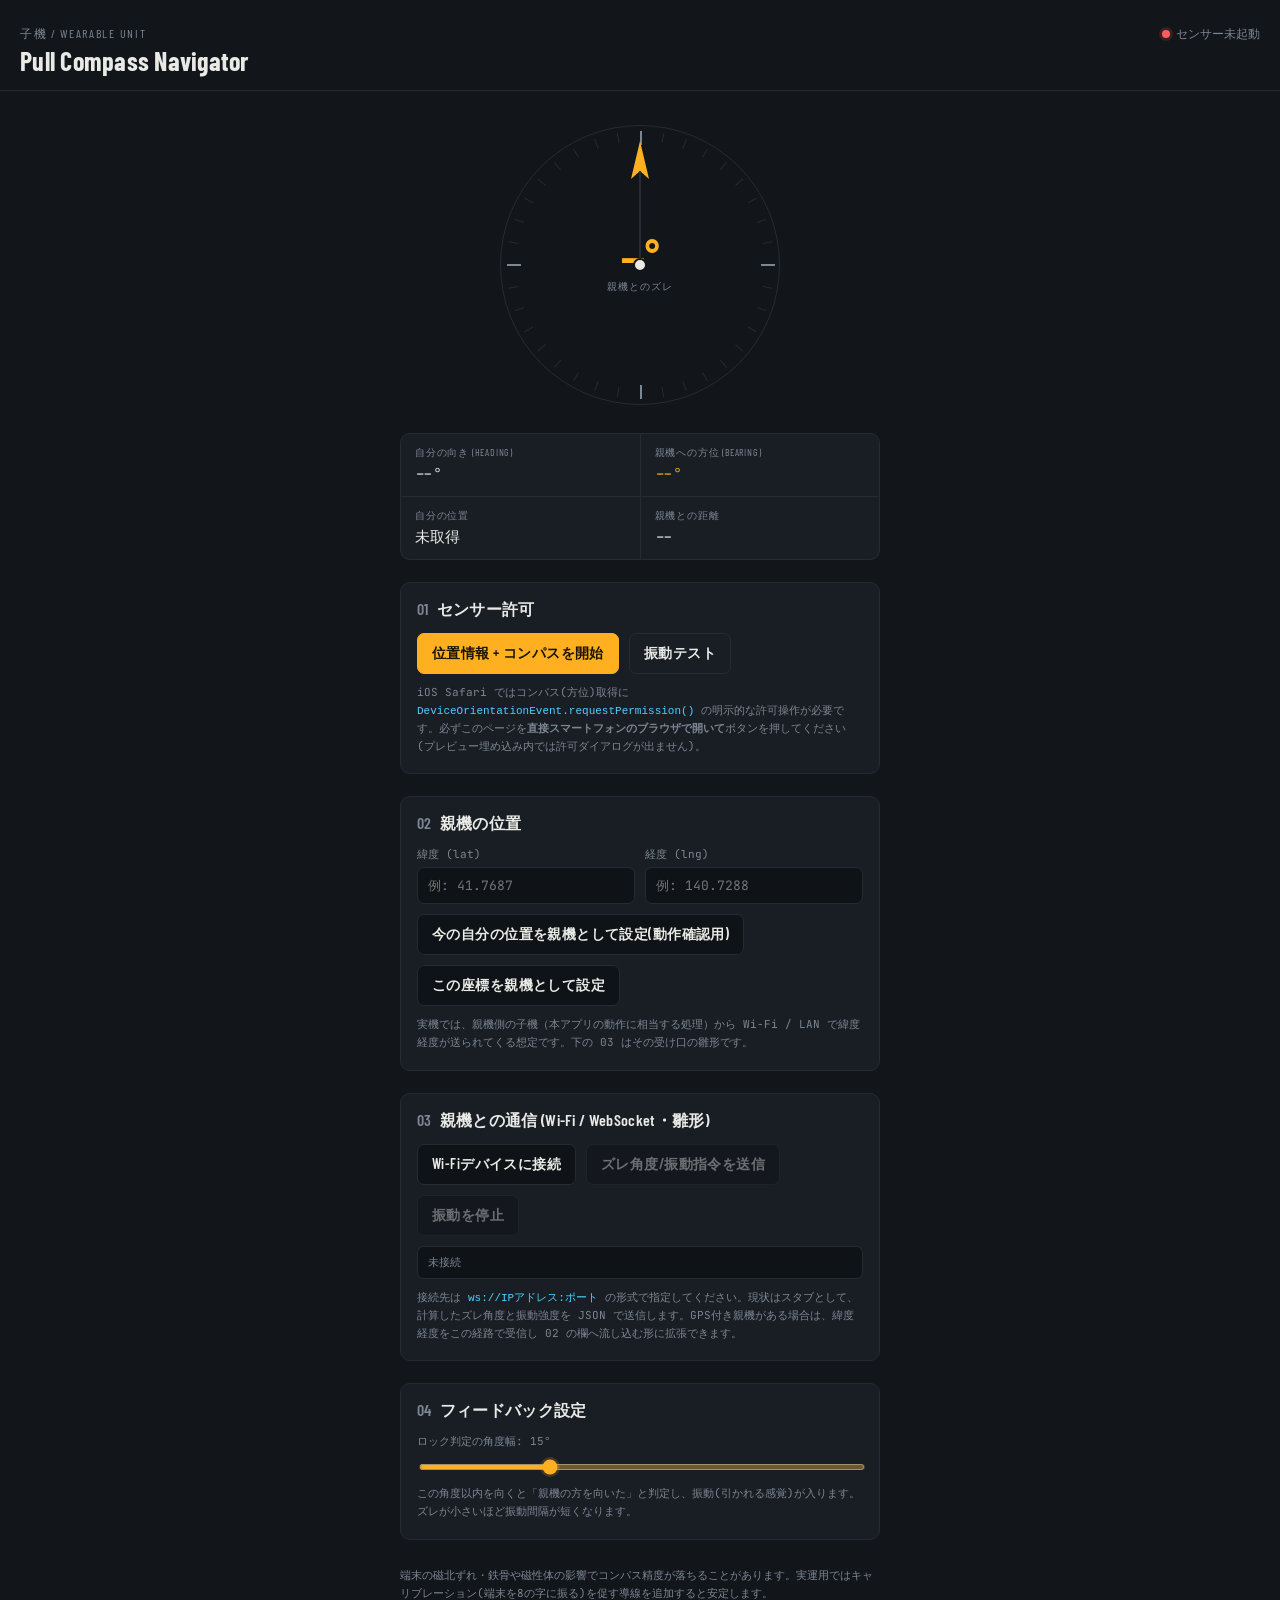
<file: WiFinavi.html>
<!DOCTYPE html>
<html lang="ja">
<head>
<meta charset="UTF-8">
<meta name="viewport" content="width=device-width, initial-scale=1, viewport-fit=cover">
<title>子機ナビゲーション | Pull Compass</title>
<link rel="preconnect" href="https://fonts.googleapis.com">
<link href="https://fonts.googleapis.com/css2?family=Barlow+Condensed:wght@500;600;700&family=JetBrains+Mono:wght@400;500;700&display=swap" rel="stylesheet">
<style>
  :root{
    --bg:#12151A;
    --panel:#191D24;
    --panel-line:#262B33;
    --ink:#E9EAE6;
    --muted:#7C8794;
    --lock:#FFB020;      /* 親機方向ロック時のアクセント */
    --self:#4FD1FF;      /* 自分の向き(コンパス)のアクセント */
    --danger:#FF5C5C;
  }
  *{box-sizing:border-box;}
  html,body{margin:0;padding:0;background:var(--bg);color:var(--ink);
    font-family:'JetBrains Mono',monospace;
    -webkit-tap-highlight-color:transparent;}
  body{min-height:100vh;padding:0 0 40px;}

  .eyebrow{font-family:'Barlow Condensed',sans-serif;letter-spacing:.14em;text-transform:uppercase;
    font-size:12px;color:var(--muted);}

  header{padding:22px 20px 14px;border-bottom:1px solid var(--panel-line);
    display:flex;align-items:baseline;justify-content:space-between;gap:12px;flex-wrap:wrap;}
  header h1{font-family:'Barlow Condensed',sans-serif;font-weight:700;font-size:26px;
    letter-spacing:.01em;margin:2px 0 0;}
  .status-dot{display:inline-block;width:8px;height:8px;border-radius:50%;margin-right:6px;
    background:var(--danger);box-shadow:0 0 0 3px rgba(255,92,92,.15);}
  .status-dot.on{background:var(--lock);box-shadow:0 0 0 3px rgba(255,176,32,.18);}
  #statusText{font-size:12px;color:var(--muted);}

  main{max-width:520px;margin:0 auto;padding:0 20px;}

  /* --- Signature element: compass gauge --- */
  .gaugeWrap{position:relative;display:flex;justify-content:center;padding:34px 0 10px;}
  .gauge{position:relative;width:280px;height:280px;}
  .ring{position:absolute;inset:0;border-radius:50%;border:1px solid var(--panel-line);}
  .pullGlow{position:absolute;inset:0;border-radius:50%;
    box-shadow:0 0 0 0 rgba(255,176,32,0);
    transition:box-shadow .25s ease, opacity .25s ease;}
  .pullGlow.active{box-shadow:0 0 38px 6px rgba(255,176,32,.35);}
  .tickWrap{position:absolute;inset:0;}
  .tick{position:absolute;left:50%;top:6px;width:1px;height:10px;background:var(--panel-line);
    transform-origin:50% 134px;}
  .tick.cardinal{height:14px;background:var(--muted);width:2px;}
  .needleWrap{position:absolute;left:50%;top:50%;width:0;height:0;
    transition:transform .15s linear;}
  .needle{position:absolute;left:-9px;top:-124px;width:18px;height:124px;}
  .needle svg{width:100%;height:100%;display:block;}
  .hub{position:absolute;left:50%;top:50%;width:14px;height:14px;margin:-7px;border-radius:50%;
    background:var(--ink);border:2px solid var(--bg);z-index:3;}
  .center-readout{position:absolute;left:50%;top:50%;transform:translate(-50%,-50%);
    text-align:center;pointer-events:none;}
  .center-readout .deg{font-family:'Barlow Condensed',sans-serif;font-weight:700;font-size:40px;
    color:var(--lock);line-height:1;}
  .center-readout .label{font-size:10px;color:var(--muted);letter-spacing:.1em;margin-top:4px;}

  /* --- data grid --- */
  .grid{display:grid;grid-template-columns:1fr 1fr;gap:1px;background:var(--panel-line);
    border:1px solid var(--panel-line);border-radius:10px;overflow:hidden;margin-top:18px;}
  .cell{background:var(--panel);padding:12px 14px;}
  .cell .k{font-size:10px;color:var(--muted);letter-spacing:.08em;text-transform:uppercase;
    font-family:'Barlow Condensed',sans-serif;}
  .cell .v{font-size:15px;margin-top:4px;color:var(--ink);}
  .cell .v.accent{color:var(--lock);}

  section.panel{margin-top:22px;border:1px solid var(--panel-line);border-radius:10px;
    background:var(--panel);padding:16px 16px 18px;}
  section.panel h2{font-family:'Barlow Condensed',sans-serif;font-size:16px;font-weight:600;
    margin:0 0 12px;letter-spacing:.02em;}
  section.panel h2 .n{color:var(--muted);margin-right:8px;}

  .row{display:flex;gap:10px;margin-bottom:10px;}
  .row:last-child{margin-bottom:0;}
  label{display:block;font-size:11px;color:var(--muted);margin-bottom:5px;}
  input[type=number], input[type=text]{
    width:100%;background:#0F1216;border:1px solid var(--panel-line);border-radius:7px;
    padding:9px 10px;color:var(--ink);font-family:'JetBrains Mono',monospace;font-size:13px;}
  input[type=range]{
    width:100%;accent-color:var(--lock);cursor:pointer;
  }
  input[type=range]::-webkit-slider-runnable-track{
    height:6px;border-radius:999px;background:rgba(255,176,32,.25);
  }
  input[type=range]::-webkit-slider-thumb{
    -webkit-appearance:none;appearance:none;width:16px;height:16px;border-radius:50%;
    background:var(--lock);border:2px solid #1A1400;margin-top:-5px;box-shadow:0 0 0 2px rgba(255,176,32,.18);
  }
  input[type=range]::-moz-range-track{
    height:6px;border-radius:999px;background:rgba(255,176,32,.25);
  }
  input[type=range]::-moz-range-thumb{
    width:16px;height:16px;border:none;border-radius:50%;background:var(--lock);box-shadow:0 0 0 2px rgba(255,176,32,.18);
  }
  input:focus{outline:1px solid var(--self);}

  button{font-family:'Barlow Condensed',sans-serif;font-weight:600;letter-spacing:.03em;
    font-size:14px;border:1px solid var(--panel-line);background:#0F1216;color:var(--ink);
    padding:10px 14px;border-radius:7px;cursor:pointer;}
  button:active{transform:translateY(1px);}
  button.primary{background:var(--lock);border-color:var(--lock);color:#1A1400;}
  button.ghost{background:transparent;}
  button:focus-visible{outline:2px solid var(--self);outline-offset:2px;}
  button:disabled{opacity:.4;cursor:not-allowed;}

  .btnRow{display:flex;gap:10px;flex-wrap:wrap;margin-top:4px;}
  .hint{font-size:11px;color:var(--muted);line-height:1.6;margin-top:10px;}
  .hint code{color:var(--self);}
  .logBox{margin-top:10px;max-height:110px;overflow:auto;font-size:11px;color:var(--muted);
    background:#0F1216;border:1px solid var(--panel-line);border-radius:7px;padding:8px 10px;}
  .logBox div{white-space:pre-wrap;}

  footer{max-width:520px;margin:26px auto 0;padding:0 20px;color:var(--muted);font-size:11px;
    line-height:1.7;}

  @media (prefers-reduced-motion: reduce){
    .needleWrap, .pullGlow{transition:none;}
  }
</style>
</head>
<body>

<header>
  <div>
    <div class="eyebrow">子機 / Wearable Unit</div>
    <h1>Pull Compass Navigator</h1>
  </div>
  <div><span class="status-dot" id="statusDot"></span><span id="statusText">センサー未起動</span></div>
</header>

<main>

  <div class="gaugeWrap">
    <div class="gauge">
      <div class="pullGlow" id="pullGlow"></div>
      <div class="ring"></div>
      <div class="tickWrap" id="tickWrap"></div>
      <div class="needleWrap" id="needleWrap">
        <div class="needle">
          <svg viewBox="0 0 18 124" xmlns="http://www.w3.org/2000/svg">
            <polygon points="9,0 18,38 9,30 0,38" fill="var(--lock)"/>
            <rect x="8" y="30" width="2" height="94" fill="var(--panel-line)"/>
          </svg>
        </div>
      </div>
      <div class="hub"></div>
      <div class="center-readout">
        <div class="deg" id="diffDeg">--°</div>
        <div class="label">親機とのズレ</div>
      </div>
    </div>
  </div>

  <div class="grid">
    <div class="cell"><div class="k">自分の向き (Heading)</div><div class="v" id="selfHeading">--°</div></div>
    <div class="cell"><div class="k">親機への方位 (Bearing)</div><div class="v accent" id="bearing">--°</div></div>
    <div class="cell"><div class="k">自分の位置</div><div class="v" id="selfPos">未取得</div></div>
    <div class="cell"><div class="k">親機との距離</div><div class="v" id="distance">--</div></div>
  </div>

  <section class="panel">
    <h2><span class="n">01</span>センサー許可</h2>
    <div class="btnRow">
      <button class="primary" id="btnStart">位置情報 + コンパスを開始</button>
      <button class="ghost" id="btnVibeTest">振動テスト</button>
    </div>
    <div class="hint">
      iOS Safari ではコンパス(方位)取得に <code>DeviceOrientationEvent.requestPermission()</code> の明示的な許可操作が必要です。必ずこのページを<strong>直接スマートフォンのブラウザで開いて</strong>ボタンを押してください(プレビュー埋め込み内では許可ダイアログが出ません)。
    </div>
  </section>

  <section class="panel">
    <h2><span class="n">02</span>親機の位置</h2>
    <div class="row">
      <div style="flex:1"><label>緯度 (lat)</label><input type="number" step="0.000001" id="targetLat" placeholder="例: 41.7687"></div>
      <div style="flex:1"><label>経度 (lng)</label><input type="number" step="0.000001" id="targetLng" placeholder="例: 140.7288"></div>
    </div>
    <div class="btnRow">
      <button id="btnUseCurrentAsTarget">今の自分の位置を親機として設定(動作確認用)</button>
      <button id="btnSetTarget">この座標を親機として設定</button>
    </div>
    <div class="hint">実機では、親機側の子機（本アプリの動作に相当する処理）から Wi‑Fi / LAN で緯度経度が送られてくる想定です。下の 03 はその受け口の雛形です。</div>
  </section>

  <section class="panel">
    <h2><span class="n">03</span>親機との通信 (Wi‑Fi / WebSocket・雛形)</h2>
    <div class="btnRow">
      <button id="btnWifiConnect">Wi‑Fiデバイスに接続</button>
      <button id="btnWifiSend" disabled>ズレ角度/振動指令を送信</button>
      <button id="btnWifiStop" disabled>振動を停止</button>
    </div>
    <div class="logBox" id="wifiLog"><div>未接続</div></div>
    <div class="hint">
      接続先は <code>ws://IPアドレス:ポート</code> の形式で指定してください。現状はスタブとして、計算したズレ角度と振動強度を JSON で送信します。GPS付き親機がある場合は、緯度経度をこの経路で受信し 02 の欄へ流し込む形に拡張できます。
    </div>
  </section>

  <section class="panel">
    <h2><span class="n">04</span>フィードバック設定</h2>
    <div class="row">
      <div style="flex:1">
        <label>ロック判定の角度幅: <span id="thresholdVal">15</span>°</label>
        <input type="range" min="3" max="45" value="15" id="thresholdSlider" style="width:100%">
      </div>
    </div>
    <div class="hint">この角度以内を向くと「親機の方を向いた」と判定し、振動(引かれる感覚)が入ります。ズレが小さいほど振動間隔が短くなります。</div>
  </section>

</main>

<footer>
  端末の磁北ずれ・鉄骨や磁性体の影響でコンパス精度が落ちることがあります。実運用ではキャリブレーション(端末を8の字に振る)を促す導線を追加すると安定します。
</footer>

<script>
(() => {
  // ---- 状態 ----
  let selfLat=null, selfLng=null, selfHeadingDeg=null;
  let targetLat=null, targetLng=null;
  let watchId=null;
  let wifiSocket=null;
  let lastVibeTime=0;
  let vibrationActive=false;
  let vibrationSuppressed=false;

// 方角を安定させるための履歴
let headingHistory = [];
const HEADING_SAMPLES = 10;

// 方角が急に飛んだときの最大変化量
const MAX_HEADING_STEP = 30;

  const DEFAULT_WIFI_URL = 'ws://192.168.0.10:8080';

  // ---- DOM ----
  const statusDot = document.getElementById('statusDot');
  const statusText = document.getElementById('statusText');
  const selfHeadingEl = document.getElementById('selfHeading');
  const bearingEl = document.getElementById('bearing');
  const selfPosEl = document.getElementById('selfPos');
  const distanceEl = document.getElementById('distance');
  const diffDegEl = document.getElementById('diffDeg');
  const needleWrap = document.getElementById('needleWrap');
  const pullGlow = document.getElementById('pullGlow');
  const tickWrap = document.getElementById('tickWrap');
  const thresholdSlider = document.getElementById('thresholdSlider');
  const thresholdVal = document.getElementById('thresholdVal');
  const wifiLog = document.getElementById('wifiLog');

  // ---- ゲージの目盛り描画 ----
  for(let i=0;i<360;i+=10){
    const t=document.createElement('div');
    t.className='tick'+(i%90===0?' cardinal':'');
    t.style.transform=`rotate(${i}deg)`;
    tickWrap.appendChild(t);
  }

  function log(msg){
    const d=document.createElement('div');
    d.textContent=`[${new Date().toLocaleTimeString()}] ${msg}`;
    wifiLog.prepend(d);
  }

  function sendWifiCommand(command){
    if(!wifiSocket || wifiSocket.readyState !== WebSocket.OPEN){
      log('Wi‑Fi接続がまだありません');
      return false;
    }
    try{
      const payload = JSON.stringify(command);
      wifiSocket.send(payload);
      log(`送信: ${payload}`);
      return true;
    }catch(e){
      log('送信失敗: '+e.message);
      return false;
    }
  }

  function stopHapticFeedback(){
    if(vibrationActive && sendWifiCommand({ type: 'STOP' })){
      vibrationActive = false;
    }
  }

  function setStatus(on, text){
    statusDot.classList.toggle('on', on);
    statusText.textContent=text;
  }

  // ---- 地理計算 ----
  function toRad(d){return d*Math.PI/180;}
  function toDeg(r){return r*180/Math.PI;}

  function bearingTo(lat1,lng1,lat2,lng2){
    const φ1=toRad(lat1), φ2=toRad(lat2), Δλ=toRad(lng2-lng1);
    const y=Math.sin(Δλ)*Math.cos(φ2);
    const x=Math.cos(φ1)*Math.sin(φ2)-Math.sin(φ1)*Math.cos(φ2)*Math.cos(Δλ);
    return (toDeg(Math.atan2(y,x))+360)%360;
  }

  function distanceMeters(lat1,lng1,lat2,lng2){
    const R=6371000;
    const φ1=toRad(lat1), φ2=toRad(lat2);
    const dφ=toRad(lat2-lat1), dλ=toRad(lng2-lng1);
    const a=Math.sin(dφ/2)**2 + Math.cos(φ1)*Math.cos(φ2)*Math.sin(dλ/2)**2;
    return 2*R*Math.asin(Math.sqrt(a));
  }

  function angleDiff(a,b){
    let d=(b-a+540)%360-180; // -180 .. 180
    return d;
  }

  // ---- メイン更新ループ ----
  function update(){
    if(selfLat==null || selfLng==null){
      stopHapticFeedback();
      return;
    }
    selfPosEl.textContent = `${selfLat.toFixed(6)}, ${selfLng.toFixed(6)}`;

    if(targetLat==null || targetLng==null){
      bearingEl.textContent='親機未設定';
      distanceEl.textContent='--';
      diffDegEl.textContent='--°';
      stopHapticFeedback();
      return;
    }

    const bearing = bearingTo(selfLat,selfLng,targetLat,targetLng);
    const dist = distanceMeters(selfLat,selfLng,targetLat,targetLng);
    bearingEl.textContent = bearing.toFixed(0)+'°';
    distanceEl.textContent = dist<1000 ? dist.toFixed(0)+' m' : (dist/1000).toFixed(2)+' km';

    if(selfHeadingDeg==null){
      diffDegEl.textContent='方位不明';
      stopHapticFeedback();
      return;
    }

    const diff = angleDiff(selfHeadingDeg, bearing); // -180..180、+なら右(時計回り)に回すべき
    diffDegEl.textContent = (diff>0?'+':'')+diff.toFixed(0)+'°';
    needleWrap.style.transform = `rotate(${diff}deg)`;

    const threshold = Number(thresholdSlider.value);
    const aligned = Math.abs(diff) <= threshold;
    pullGlow.classList.toggle('active', aligned);

    handleHapticFeedback(diff, aligned);
  }

  // ---- 触覚フィードバック(振動) ----
  // 実機では、この intensity / interval に相当する値を 03 のWebSocketで子機へ渡す
  function handleHapticFeedback(diff, aligned){
    if(!wifiSocket || wifiSocket.readyState !== WebSocket.OPEN) return;
    const now = performance.now();
    if(!aligned){
      vibrationSuppressed = false;
      stopHapticFeedback();
      return; // ロック外では振動しない
    }
    if(vibrationSuppressed) return;
    // ズレが小さいほど間隔を短く(=強く引かれる感覚)
    const interval = 1000; // 1秒おきに正面か確認＋振動
    if(now - lastVibeTime > interval){
      const intensity = Math.max(0, 255 - Math.abs(diff)*10);
      if(sendWifiCommand({
        type: 'VIBRATE',
        diff: Math.round((diff+360)%360),
        intensity: Math.round(intensity),
        aligned: true
      })){
        vibrationActive = true;
        lastVibeTime = now;
      }
    }
  }

  // ---- センサー開始 ----
  async function startSensors(){
    // 方位(コンパス)
    if(typeof DeviceOrientationEvent !== 'undefined' && typeof DeviceOrientationEvent.requestPermission === 'function'){
      try{
        const res = await DeviceOrientationEvent.requestPermission();
        if(res !== 'granted'){ setStatus(false,'コンパスの許可が必要です'); return; }
      }catch(e){ setStatus(false,'許可取得に失敗: '+e.message); return; }
    }

    window.addEventListener('deviceorientationabsolute', onOrientation, true);
    window.addEventListener('deviceorientation', onOrientation, true);

    // 位置情報
    if(!navigator.geolocation){ setStatus(false,'この端末は位置情報に対応していません'); return; }
    if(watchId!=null) navigator.geolocation.clearWatch(watchId);
    watchId = navigator.geolocation.watchPosition(pos=>{
      selfLat = pos.coords.latitude;
      selfLng = pos.coords.longitude;
      setStatus(true, `GPS取得中 (精度 ±${pos.coords.accuracy.toFixed(0)}m)`);
      update();
    }, err=>{
      setStatus(false, '位置情報エラー: '+err.message);
    }, { enableHighAccuracy:true, maximumAge:1000, timeout:15000 });
  }

function onOrientation(e){
  let heading = null;

  if(typeof e.webkitCompassHeading === 'number'){
    heading = e.webkitCompassHeading; // iOS: 0=北, 時計回り
  } else if(e.alpha != null){
    // Android等
    heading = (360 - e.alpha) % 360;
  }

  if(heading == null || !Number.isFinite(heading)) return;

  // --------------------------------
  // 急激な角度変化をチェック
  // --------------------------------
  if(selfHeadingDeg != null){

    // 角度差を -180 ～ +180 にする
    let step = heading - selfHeadingDeg;

    if(step > 180){
      step -= 360;
    }

    if(step < -180){
      step += 360;
    }

    // 一度に30°以上飛んだ場合は採用しない
    if(Math.abs(step) > MAX_HEADING_STEP){
      return;
    }
  }

  // --------------------------------
  // 0°と360°の境目を考慮して平均する
  // --------------------------------
  const rad = heading * Math.PI / 180;

  headingHistory.push({
    sin: Math.sin(rad),
    cos: Math.cos(rad)
  });

  // 最新10個だけ残す
  if(headingHistory.length > HEADING_SAMPLES){
    headingHistory.shift();
  }

  // 平均した方向を計算
  let sinSum = 0;
  let cosSum = 0;

  for(const h of headingHistory){
    sinSum += h.sin;
    cosSum += h.cos;
  }

  let smoothedHeading =
    Math.atan2(sinSum, cosSum) * 180 / Math.PI;

  if(smoothedHeading < 0){
    smoothedHeading += 360;
  }

  selfHeadingDeg = smoothedHeading;

  selfHeadingEl.textContent =
    smoothedHeading.toFixed(0) + '°';

  update();
}

  // ---- UIイベント ----
  document.getElementById('btnStart').addEventListener('click', startSensors);

  document.getElementById('btnVibeTest').addEventListener('click', ()=>{
    if('vibrate' in navigator){ navigator.vibrate([80,60,80]); }
    else alert('この端末/ブラウザは振動APIに対応していません');
  });

  document.getElementById('btnUseCurrentAsTarget').addEventListener('click', ()=>{
    if(selfLat==null){ alert('先に 01 でセンサーを開始してください'); return; }
    targetLat=selfLat; targetLng=selfLng;
    document.getElementById('targetLat').value=selfLat.toFixed(6);
    document.getElementById('targetLng').value=selfLng.toFixed(6);
    update();
  });

  document.getElementById('btnSetTarget').addEventListener('click', ()=>{
    const la=parseFloat(document.getElementById('targetLat').value);
    const ln=parseFloat(document.getElementById('targetLng').value);
    if(isNaN(la)||isNaN(ln)){ alert('緯度経度を入力してください'); return; }
    targetLat=la; targetLng=ln;
    update();
  });

  thresholdSlider.addEventListener('input', ()=>{
    thresholdVal.textContent = thresholdSlider.value;
    update();
  });

  // ---- Wi‑Fi / WebSocket(雛形) ----
  document.getElementById('btnWifiConnect').addEventListener('click', ()=>{
    const url = prompt('親機の WebSocket URL を入力してください', DEFAULT_WIFI_URL);
    if(!url){ return; }

    const trimmedUrl = url.trim();
    if(!/^wss?:\/\//i.test(trimmedUrl)){
      log('接続先は ws:// または wss:// で始める必要があります');
      return;
    }

    try{
      if(wifiSocket && wifiSocket.readyState === WebSocket.OPEN){
        wifiSocket.close();
      }
      wifiSocket = new WebSocket(trimmedUrl);
      log('接続先: ' + trimmedUrl);

      wifiSocket.onopen = ()=>{
        log('Wi‑Fi接続成功');
        document.getElementById('btnWifiSend').disabled = false;
        document.getElementById('btnWifiStop').disabled = false;
      };

      wifiSocket.onerror = (e)=>{
        log('Wi‑Fi接続エラー: ' + (e?.message || '接続に失敗しました'));
      };

      wifiSocket.onclose = ()=>{
        log('Wi‑Fi接続を切断しました');
        document.getElementById('btnWifiSend').disabled = true;
        document.getElementById('btnWifiStop').disabled = true;
        vibrationActive = false;
      };

      wifiSocket.onmessage = (event)=>{
        try {
          const data = JSON.parse(event.data);
          if(data && typeof data.lat !== 'undefined' && typeof data.lng !== 'undefined'){
            document.getElementById('targetLat').value = Number(data.lat).toFixed(6);
            document.getElementById('targetLng').value = Number(data.lng).toFixed(6);
            targetLat = Number(data.lat);
            targetLng = Number(data.lng);
            log('親機位置を受信: ' + data.lat + ', ' + data.lng);
            update();
          }
        } catch (e) {
          log('受信メッセージ: ' + event.data);
        }
      };
    }catch(e){
      log('接続失敗: ' + e.message);
    }
  });

  document.getElementById('btnWifiSend').addEventListener('click', ()=>{
    if(!wifiSocket || wifiSocket.readyState !== WebSocket.OPEN){
      log('Wi‑Fi接続がまだありません');
      return;
    }
    if(targetLat==null || selfHeadingDeg==null){
      log('送信できるデータがまだありません');
      return;
    }
    const bearing = bearingTo(selfLat,selfLng,targetLat,targetLng);
    const diff = Math.round((angleDiff(selfHeadingDeg,bearing)+360)%360); // 0-359
    const threshold = Number(thresholdSlider.value);
    const aligned = Math.abs(angleDiff(selfHeadingDeg,bearing)) <= threshold;
    const intensity = aligned ? Math.max(0, 255 - Math.abs(angleDiff(selfHeadingDeg,bearing))*10) : 0;

    const payload = JSON.stringify({
      type: 'VIBRATE',
      diff: diff,
      intensity: Math.round(intensity),
      aligned: aligned,
      bearing: Math.round(bearing)
    });

    try{
      wifiSocket.send(payload);
      vibrationActive = aligned && intensity > 0;
      vibrationSuppressed = false;
      log(`送信: ${payload}`);
    }catch(e){
      log('送信失敗: '+e.message);
    }
  });

  document.getElementById('btnWifiStop').addEventListener('click', ()=>{
    if(sendWifiCommand({ type: 'STOP' })){
      vibrationActive = false;
      vibrationSuppressed = true;
    }
  });

  document.getElementById('btnStart').addEventListener('click', startSensors);

  document.getElementById('btnVibeTest').addEventListener('click', ()=>{
    if('vibrate' in navigator){
      navigator.vibrate([80,60,80]);
    }else{
      alert('この端末/ブラウザは振動APIに対応していません');
    }
  });

})();
</script>
</body>
</html>
</file>
